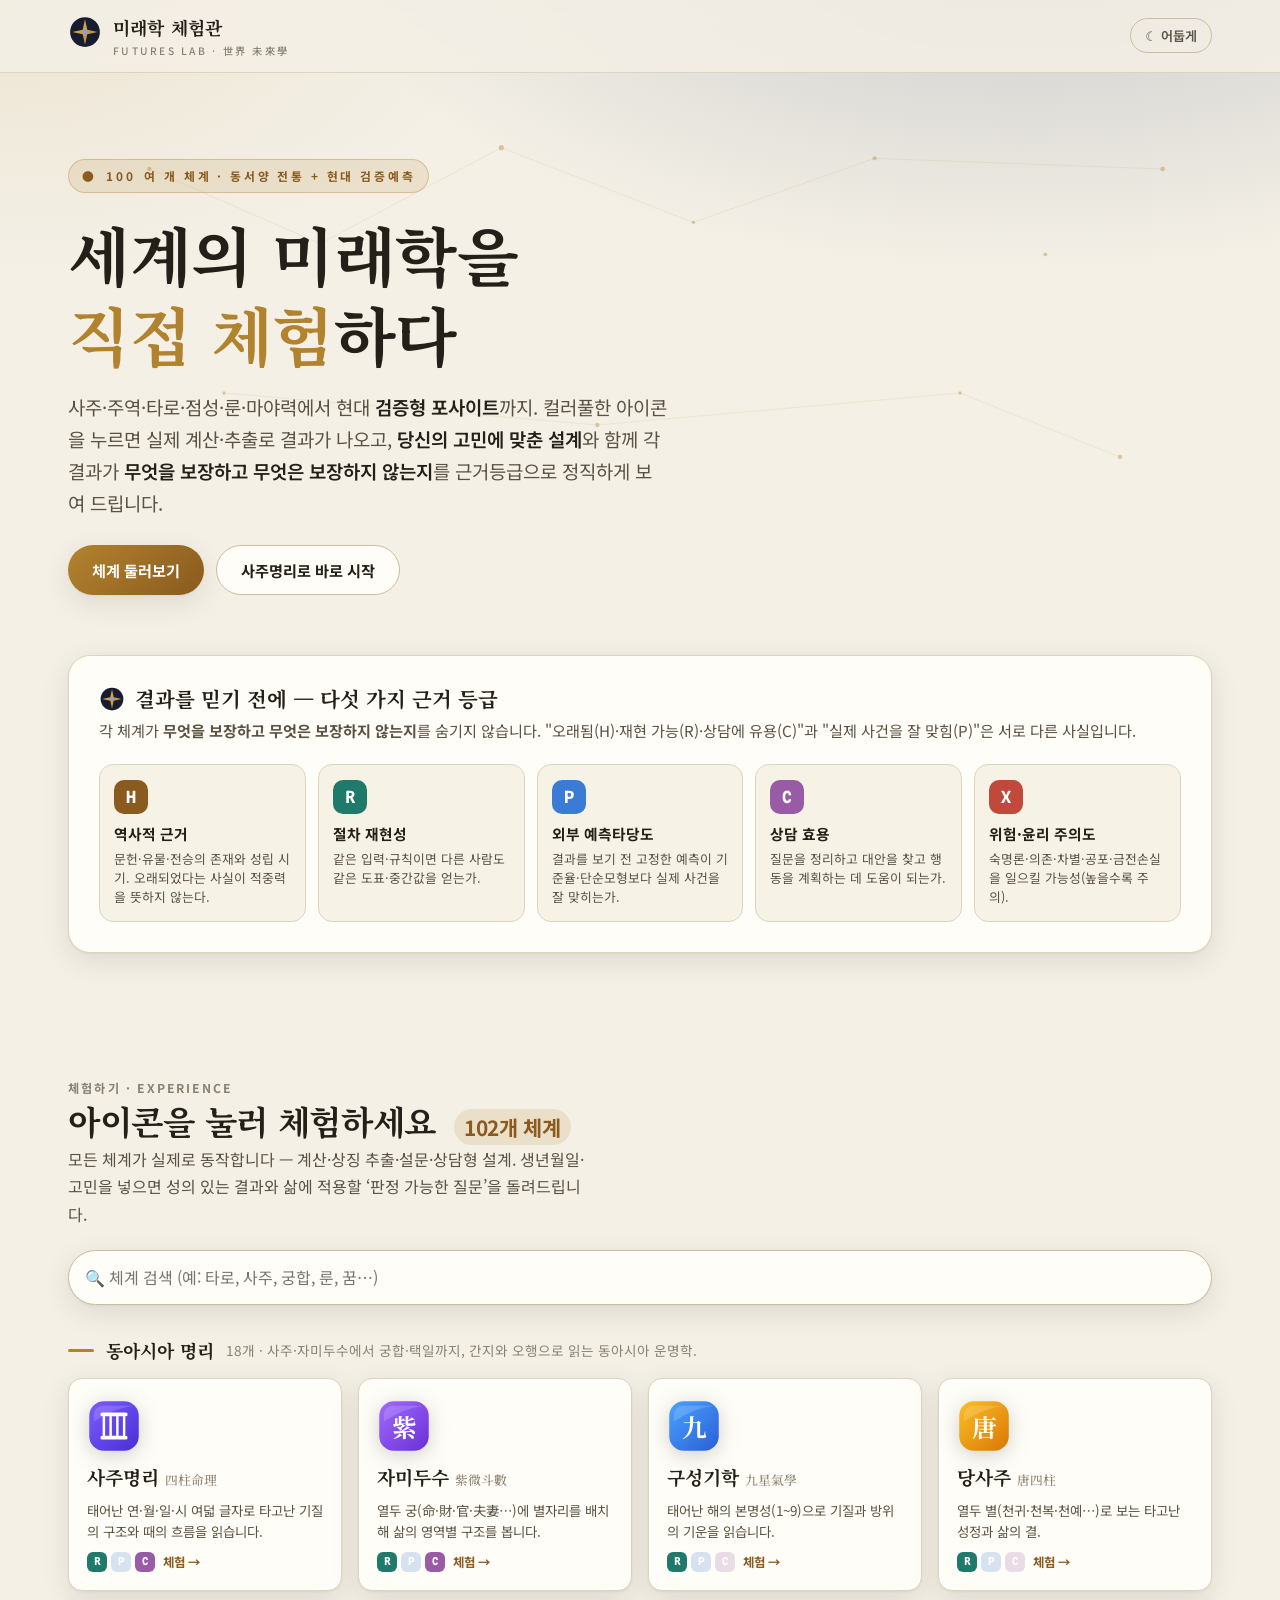
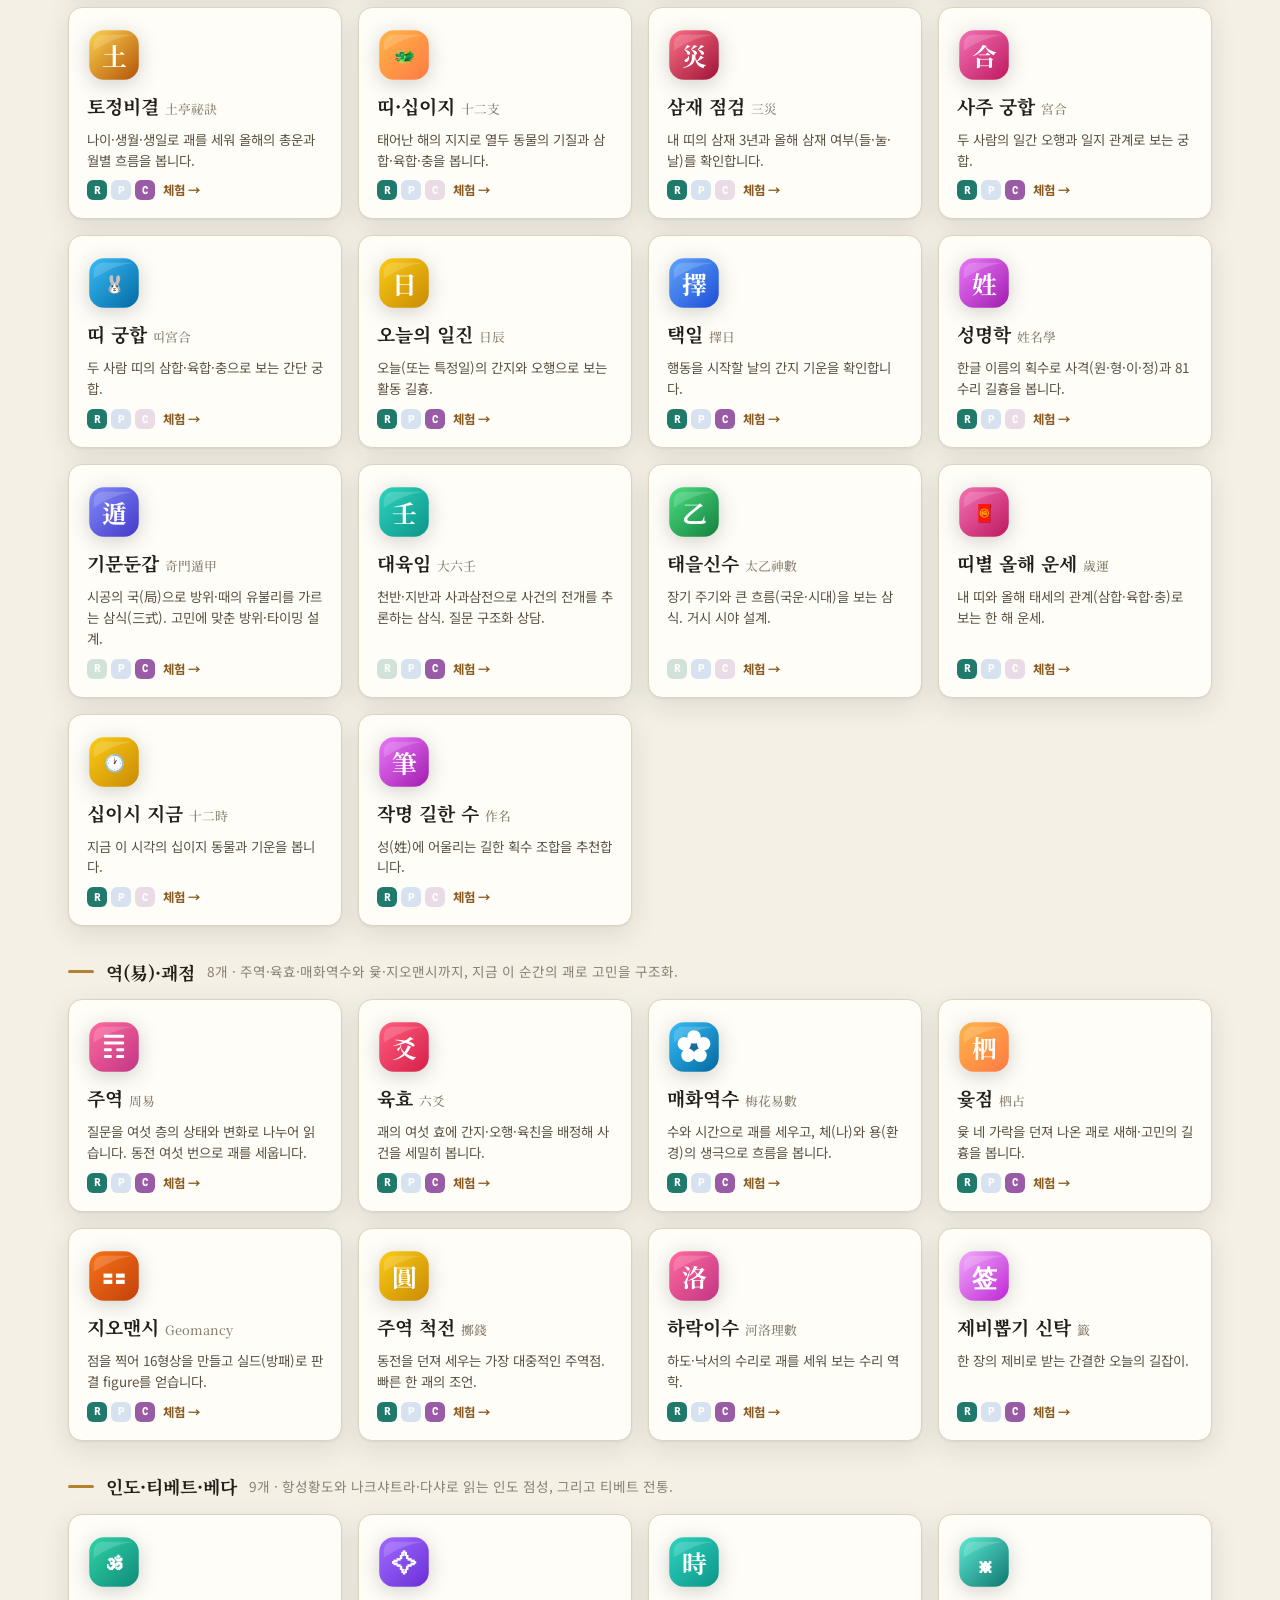
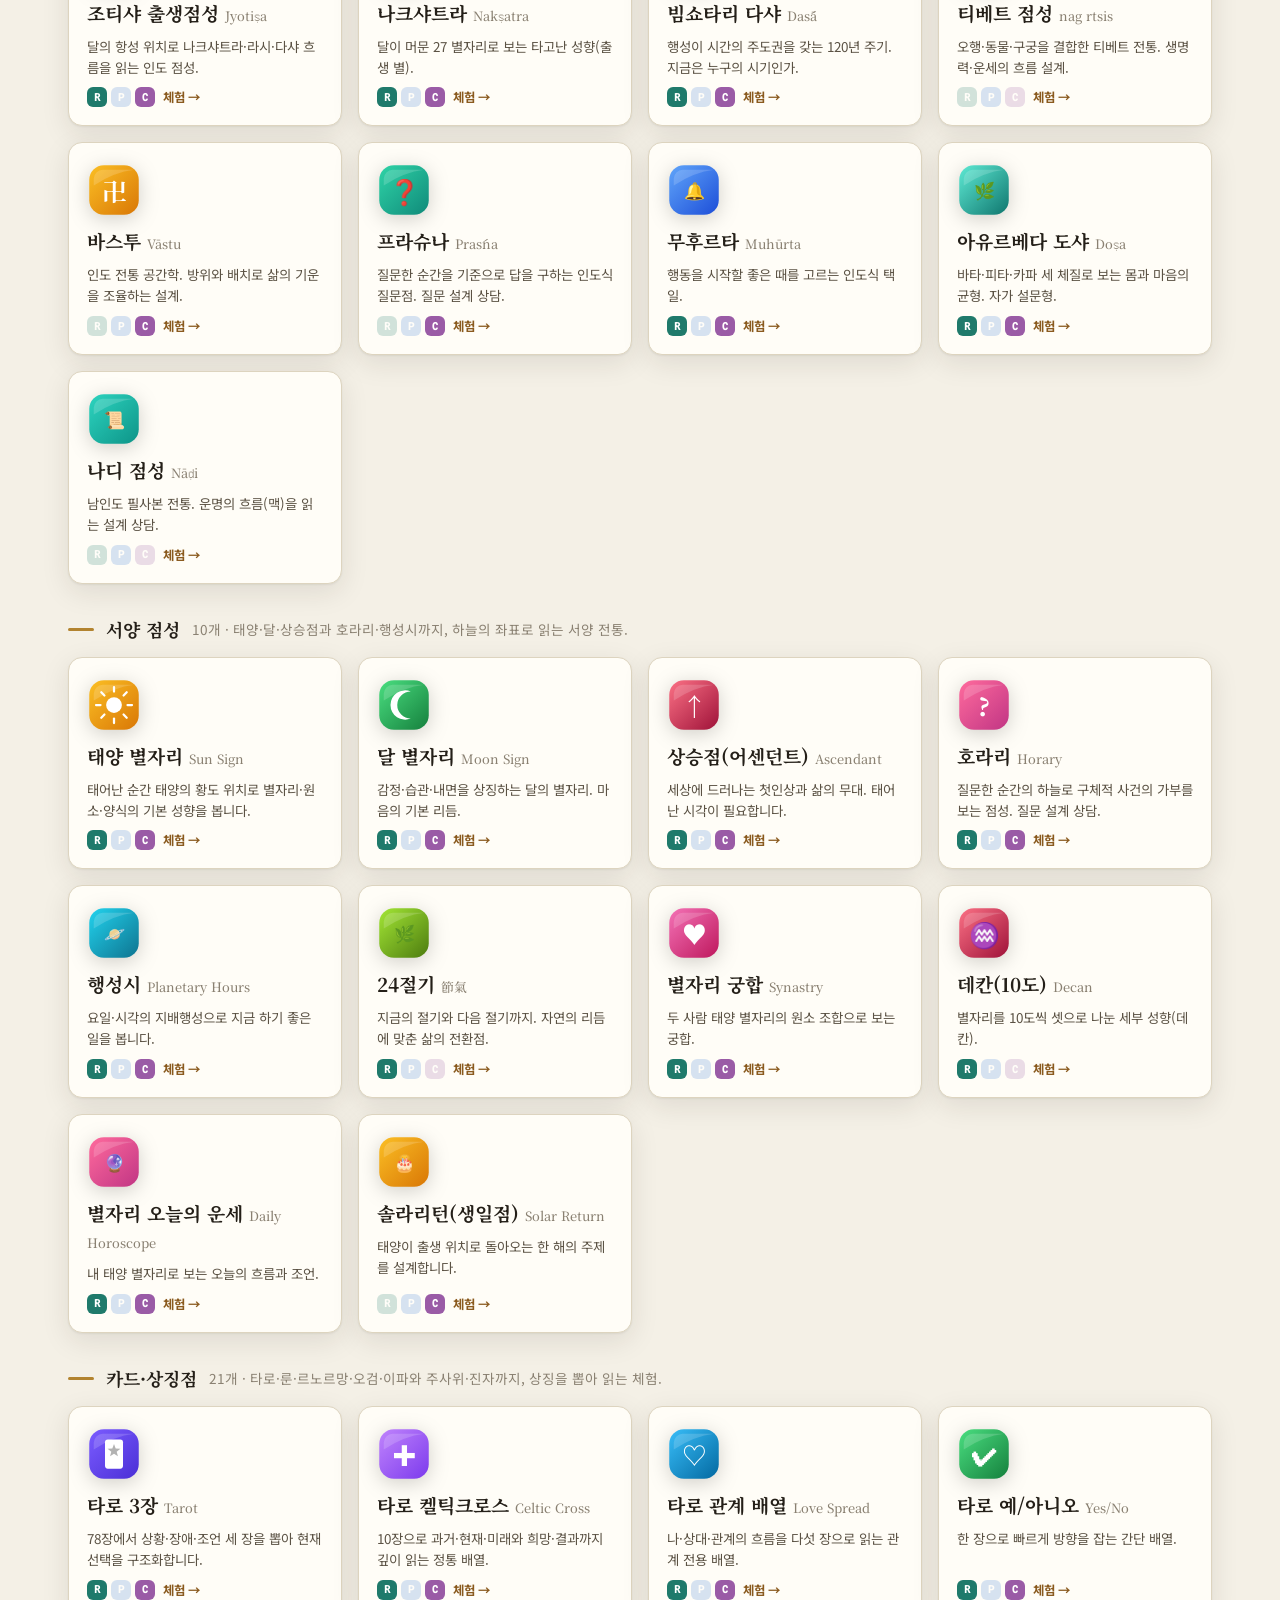
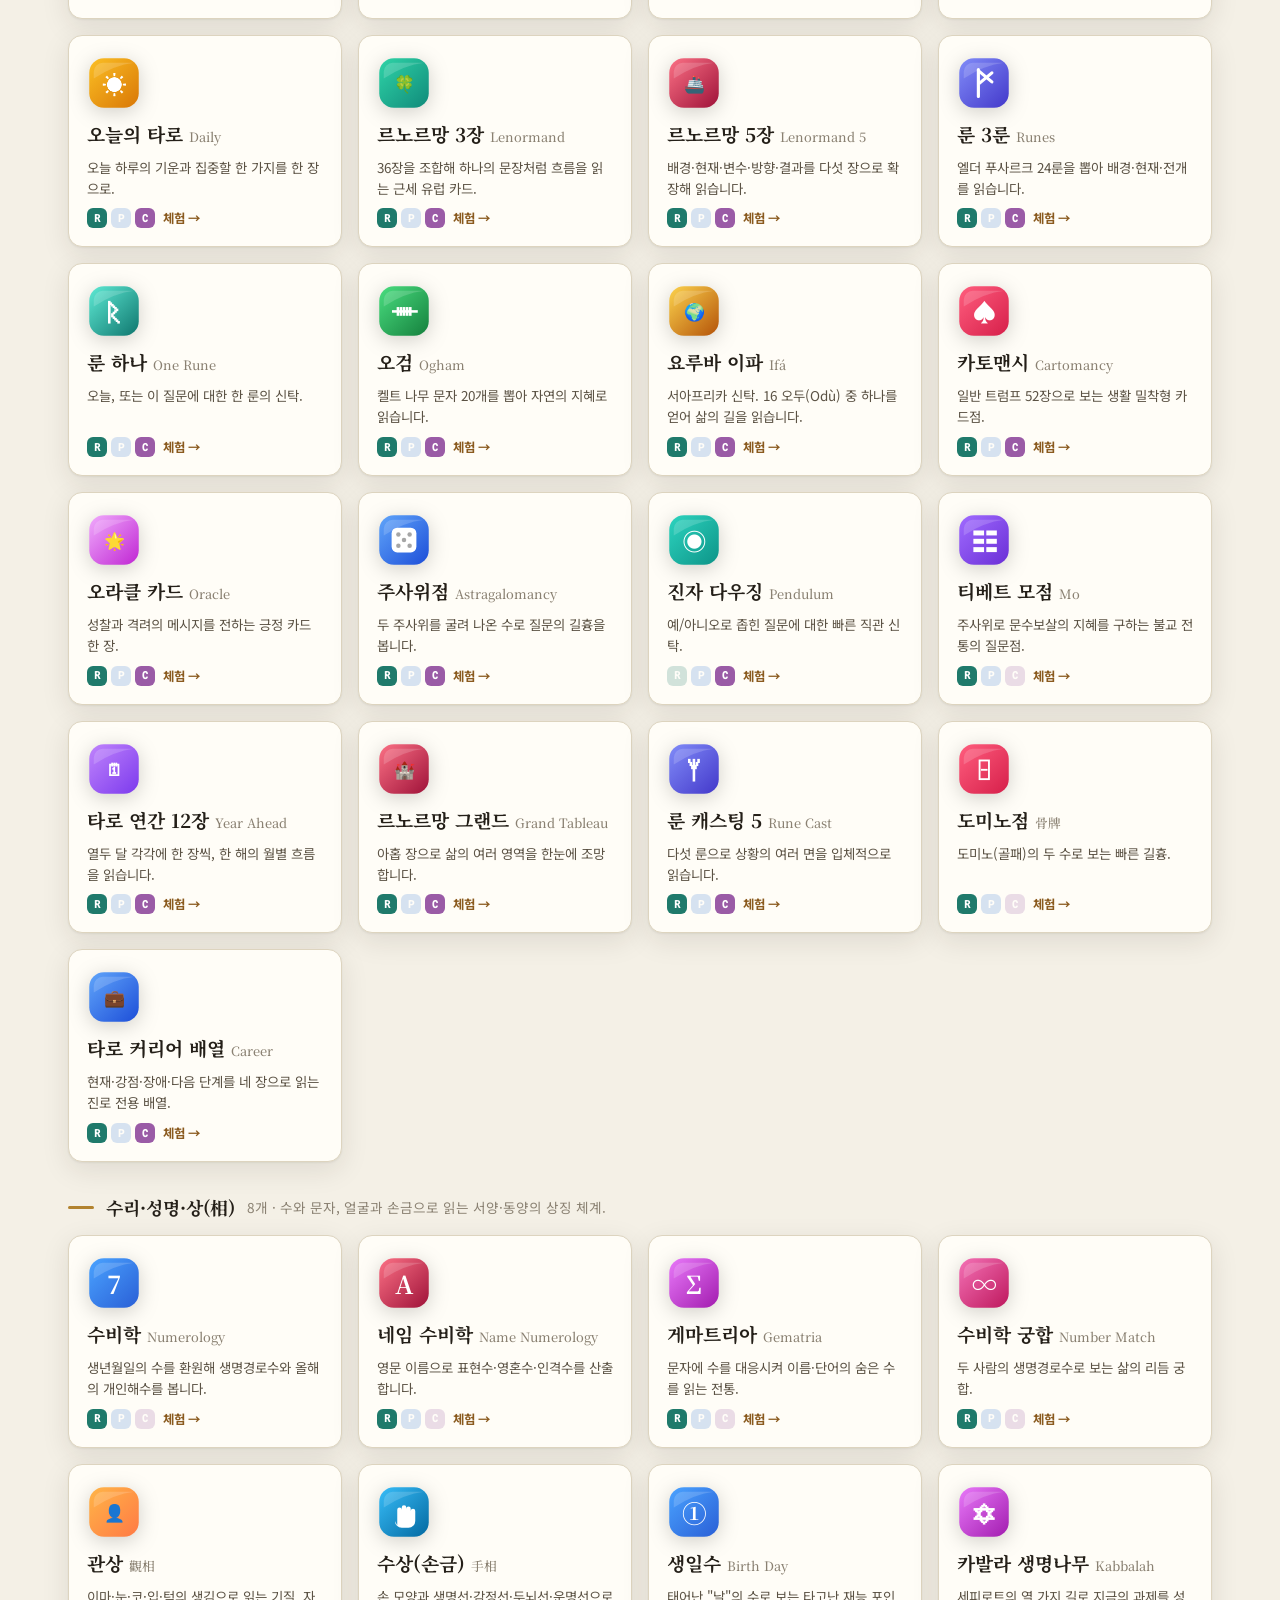
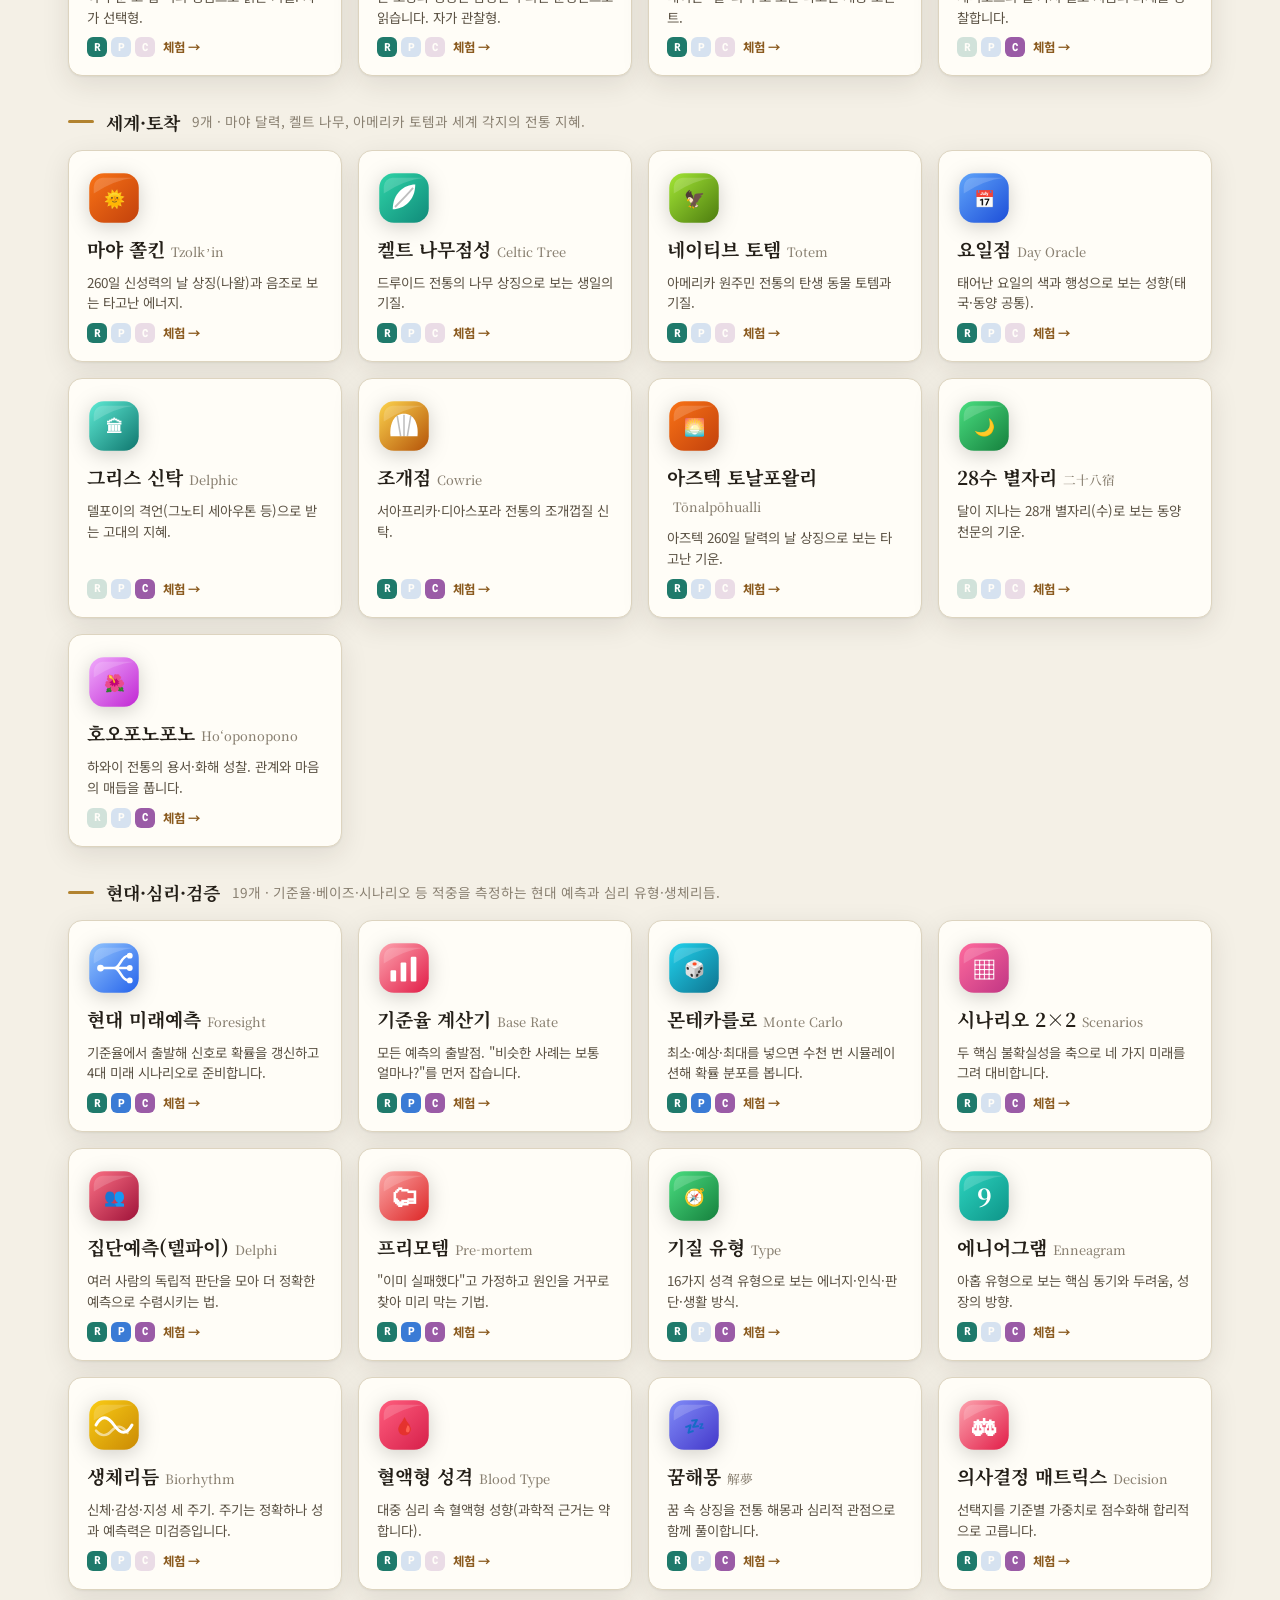
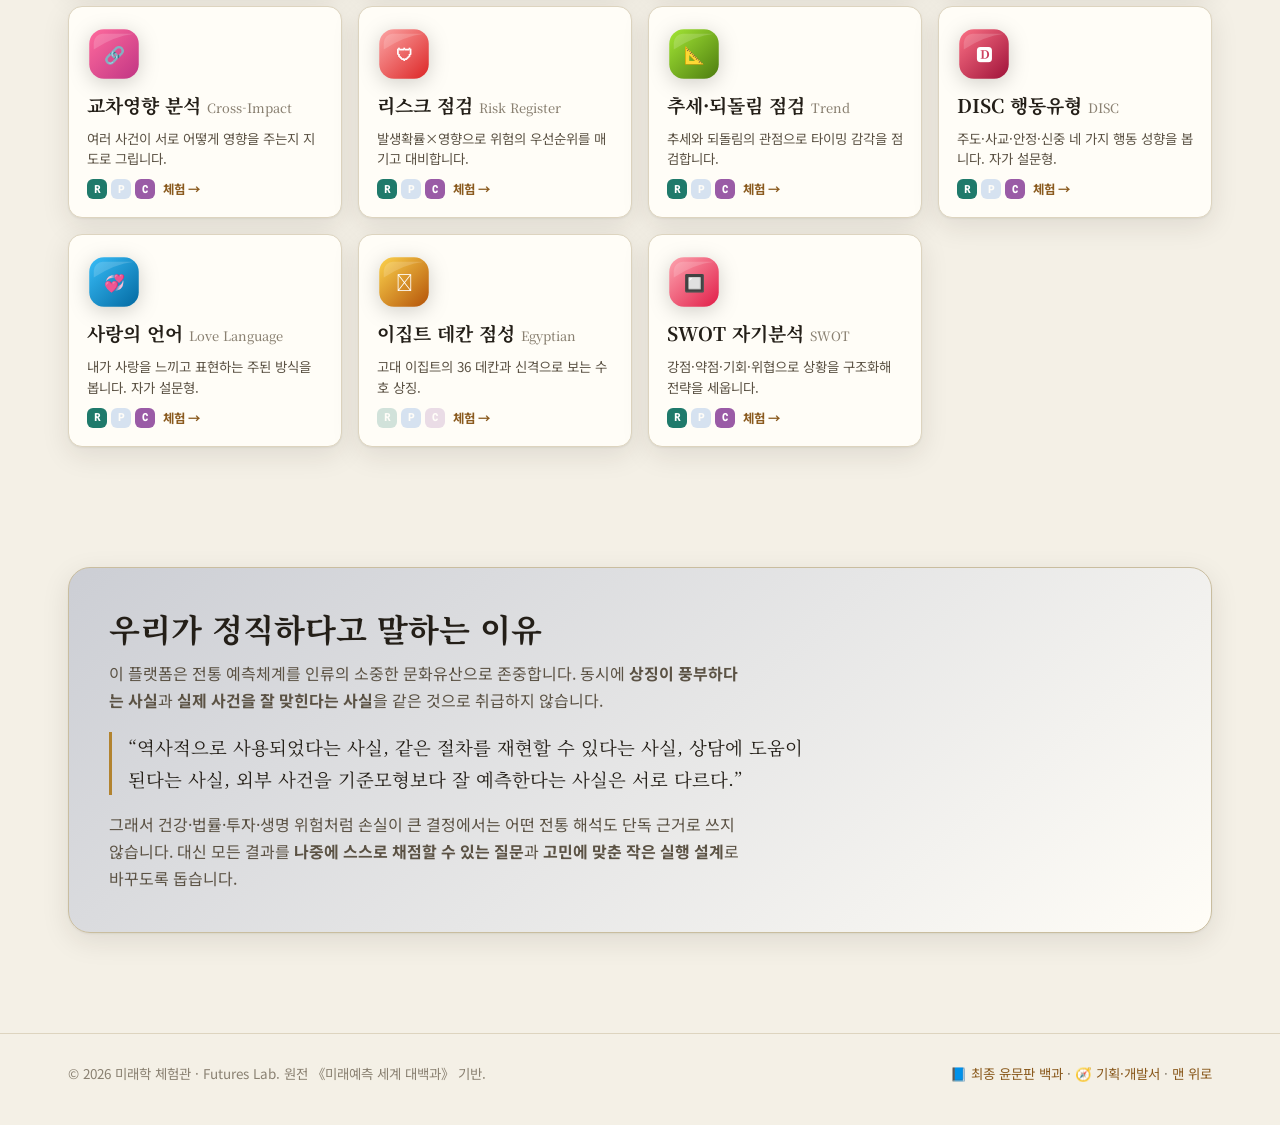
<file: index.html>
<!doctype html>
<html lang="ko">
<head>
  <meta charset="utf-8">
  <meta name="viewport" content="width=device-width, initial-scale=1, viewport-fit=cover">
  <title>미래학 체험관</title>
  <meta name="description" content="동서양 100여 개 전통 예측체계와 현대 검증형 미래예측을, 컬러풀한 아이콘과 근거등급으로 직접 체험하는 플랫폼.">
  <meta property="og:title" content="미래학 체험관 — Futures Lab">
  <meta property="og:description" content="사주·주역·타로·점성·룬·마야력에서 현대 포사이트까지 100여 체계. 아이콘을 눌러 직접 체험하고 고민에 맞는 설계를 받으세요.">
  <link rel="preconnect" href="https://fonts.googleapis.com"><link rel="preconnect" href="https://fonts.gstatic.com" crossorigin>
  <link rel="stylesheet" href="https://fonts.googleapis.com/css2?family=Noto+Sans+KR:wght@400;500;700;900&family=Noto+Serif+KR:wght@500;700;900&family=Spline+Sans+Mono:wght@500;700&display=swap">
  <link rel="stylesheet" href="assets/css/styles.css">
  <link rel="icon" href="data:image/svg+xml,%3Csvg xmlns='http://www.w3.org/2000/svg' viewBox='0 0 48 48'%3E%3Ccircle cx='24' cy='24' r='20' fill='%230e1222'/%3E%3Cpath d='M24 6 L27 21 L42 24 L27 27 L24 42 L21 27 L6 24 L21 21 Z' fill='%23e7b45a'/%3E%3C/svg%3E">
</head>
<body>
  <header class="topbar">
    <div class="wrap">
      <a href="#top" class="brand" style="text-decoration:none;color:inherit">
        <span id="brand-logo"></span>
        <span>미래학 체험관<small>FUTURES LAB · 世界 未來學</small></span>
      </a>
      <span class="spacer"></span>
      <button id="theme-toggle" class="ghost-btn" type="button">☾ 어둡게</button>
    </div>
  </header>

  <section class="hero" id="top">
    <svg class="constellation" viewBox="0 0 1200 500" preserveAspectRatio="xMidYMid slice" aria-hidden="true">
      <g fill="var(--accent)" opacity="0.8"><circle cx="140" cy="90" r="2"/><circle cx="300" cy="160" r="1.5"/><circle cx="470" cy="70" r="2.4"/><circle cx="650" cy="140" r="1.6"/><circle cx="820" cy="80" r="2"/><circle cx="980" cy="170" r="1.8"/><circle cx="1090" cy="90" r="2.2"/><circle cx="210" cy="300" r="1.6"/><circle cx="560" cy="330" r="2"/><circle cx="900" cy="300" r="1.6"/><circle cx="1050" cy="360" r="2"/></g>
      <g stroke="var(--accent)" stroke-width="0.6" opacity="0.35" fill="none"><path d="M140 90 L300 160 L470 70 L650 140 L820 80 L1090 90"/><path d="M210 300 L560 330 L900 300 L1050 360"/></g>
    </svg>
    <div class="wrap">
      <span class="eyebrow">● <span id="hero-count">100</span>여 개 체계 · 동서양 전통 + 현대 검증예측</span>
      <h1>세계의 미래학을<br><span class="hl">직접 체험</span>하다</h1>
      <p class="lede">사주·주역·타로·점성·룬·마야력에서 현대 <b>검증형 포사이트</b>까지.
        컬러풀한 아이콘을 누르면 실제 계산·추출로 결과가 나오고, <b>당신의 고민에 맞춘 설계</b>와 함께
        각 결과가 <b>무엇을 보장하고 무엇은 보장하지 않는지</b>를 근거등급으로 정직하게 보여 드립니다.</p>
      <div class="hero-cta">
        <button id="cta-start" class="btn primary" type="button">체계 둘러보기</button>
        <button id="cta-saju" class="btn secondary" type="button">사주명리로 바로 시작</button>
      </div>
    </div>
  </section>

  <section class="section" style="padding-top:8px">
    <div class="wrap"><div class="evidence-legend" id="evidence-legend"></div></div>
  </section>

  <section class="section" id="experiences">
    <div class="wrap">
      <div class="section-head">
        <div>
          <span class="tag">체험하기 · Experience</span>
          <h2>아이콘을 눌러 체험하세요 <span class="count-pill"><b id="sys-count">100</b>개 체계</span></h2>
          <p>모든 체계가 실제로 동작합니다 — 계산·상징 추출·설문·상담형 설계. 생년월일·고민을 넣으면 성의 있는 결과와 삶에 적용할 ‘판정 가능한 질문’을 돌려드립니다.</p>
        </div>
      </div>
      <div class="search-bar"><input id="sys-search" type="search" placeholder="🔍 체계 검색 (예: 타로, 사주, 궁합, 룬, 꿈…)" aria-label="체계 검색"></div>
      <div id="experience-grid"></div>
    </div>
  </section>

  <section class="section">
    <div class="wrap">
      <div class="manifesto">
        <h2>우리가 정직하다고 말하는 이유</h2>
        <p>이 플랫폼은 전통 예측체계를 인류의 소중한 문화유산으로 존중합니다. 동시에 <b>상징이 풍부하다는 사실</b>과 <b>실제 사건을 잘 맞힌다는 사실</b>을 같은 것으로 취급하지 않습니다.</p>
        <p class="quote">“역사적으로 사용되었다는 사실, 같은 절차를 재현할 수 있다는 사실, 상담에 도움이 된다는 사실, 외부 사건을 기준모형보다 잘 예측한다는 사실은 서로 다르다.”</p>
        <p style="margin-top:16px">그래서 건강·법률·투자·생명 위험처럼 손실이 큰 결정에서는 어떤 전통 해석도 단독 근거로 쓰지 않습니다. 대신 모든 결과를 <b>나중에 스스로 채점할 수 있는 질문</b>과 <b>고민에 맞춘 작은 실행 설계</b>로 바꾸도록 돕습니다.</p>
      </div>
    </div>
  </section>

  <footer>
    <div class="wrap">
      <div>© 2026 미래학 체험관 · Futures Lab. 원전 《미래예측 세계 대백과》 기반.</div>
      <div><a href="docs/final-encyclopedia.html">📘 최종 윤문판 백과</a> · <a href="docs/plan.html">🧭 기획·개발서</a> · <a href="#top">맨 위로</a></div>
    </div>
  </footer>

  <div class="modal" id="modal" hidden><div class="panel" id="panel" role="dialog" aria-modal="true"></div></div>
  <div class="toast" id="toast"></div>

  <!-- 엔진·데이터 (의존성 순서) -->
  <script src="assets/js/engines/astro.js"></script>
  <script src="assets/js/data/hexagrams.js"></script>
  <script src="assets/js/data/tarot-data.js"></script>
  <script src="assets/js/data/runes-data.js"></script>
  <script src="assets/js/data/lenormand-data.js"></script>
  <script src="assets/js/data/oracle-data.js"></script>
  <script src="assets/js/data/profiles-data.js"></script>
  <script src="assets/js/data/guided-data.js"></script>
  <script src="assets/js/data/dream-data.js"></script>
  <script src="assets/js/engines/saju.js"></script>
  <script src="assets/js/engines/iching.js"></script>
  <script src="assets/js/engines/plum.js"></script>
  <script src="assets/js/engines/western.js"></script>
  <script src="assets/js/engines/numerology.js"></script>
  <script src="assets/js/engines/biorhythm.js"></script>
  <script src="assets/js/engines/zodiac.js"></script>
  <script src="assets/js/engines/foresight.js"></script>
  <script src="assets/js/engines/cards.js"></script>
  <script src="assets/js/engines/vedic.js"></script>
  <script src="assets/js/engines/mayan.js"></script>
  <script src="assets/js/engines/celtic.js"></script>
  <script src="assets/js/engines/chrono.js"></script>
  <script src="assets/js/engines/naming.js"></script>
  <script src="assets/js/engines/oracle.js"></script>
  <script src="assets/js/engines/profile.js"></script>
  <script src="assets/js/engines/guided.js"></script>
  <script src="assets/js/engines/relationship.js"></script>
  <script src="assets/js/engines/ziwei.js"></script>
  <script src="assets/js/engines/toe.js"></script>
  <script src="assets/js/engines/consult.js"></script>
  <script src="assets/js/icons.js"></script>
  <script src="assets/js/evidence.js"></script>
  <script src="assets/js/systems.js"></script>
  <script src="assets/js/visuals.js"></script>
  <script src="assets/js/readings.js"></script>
  <script src="assets/js/app.js"></script>
</body>
</html>
</file>
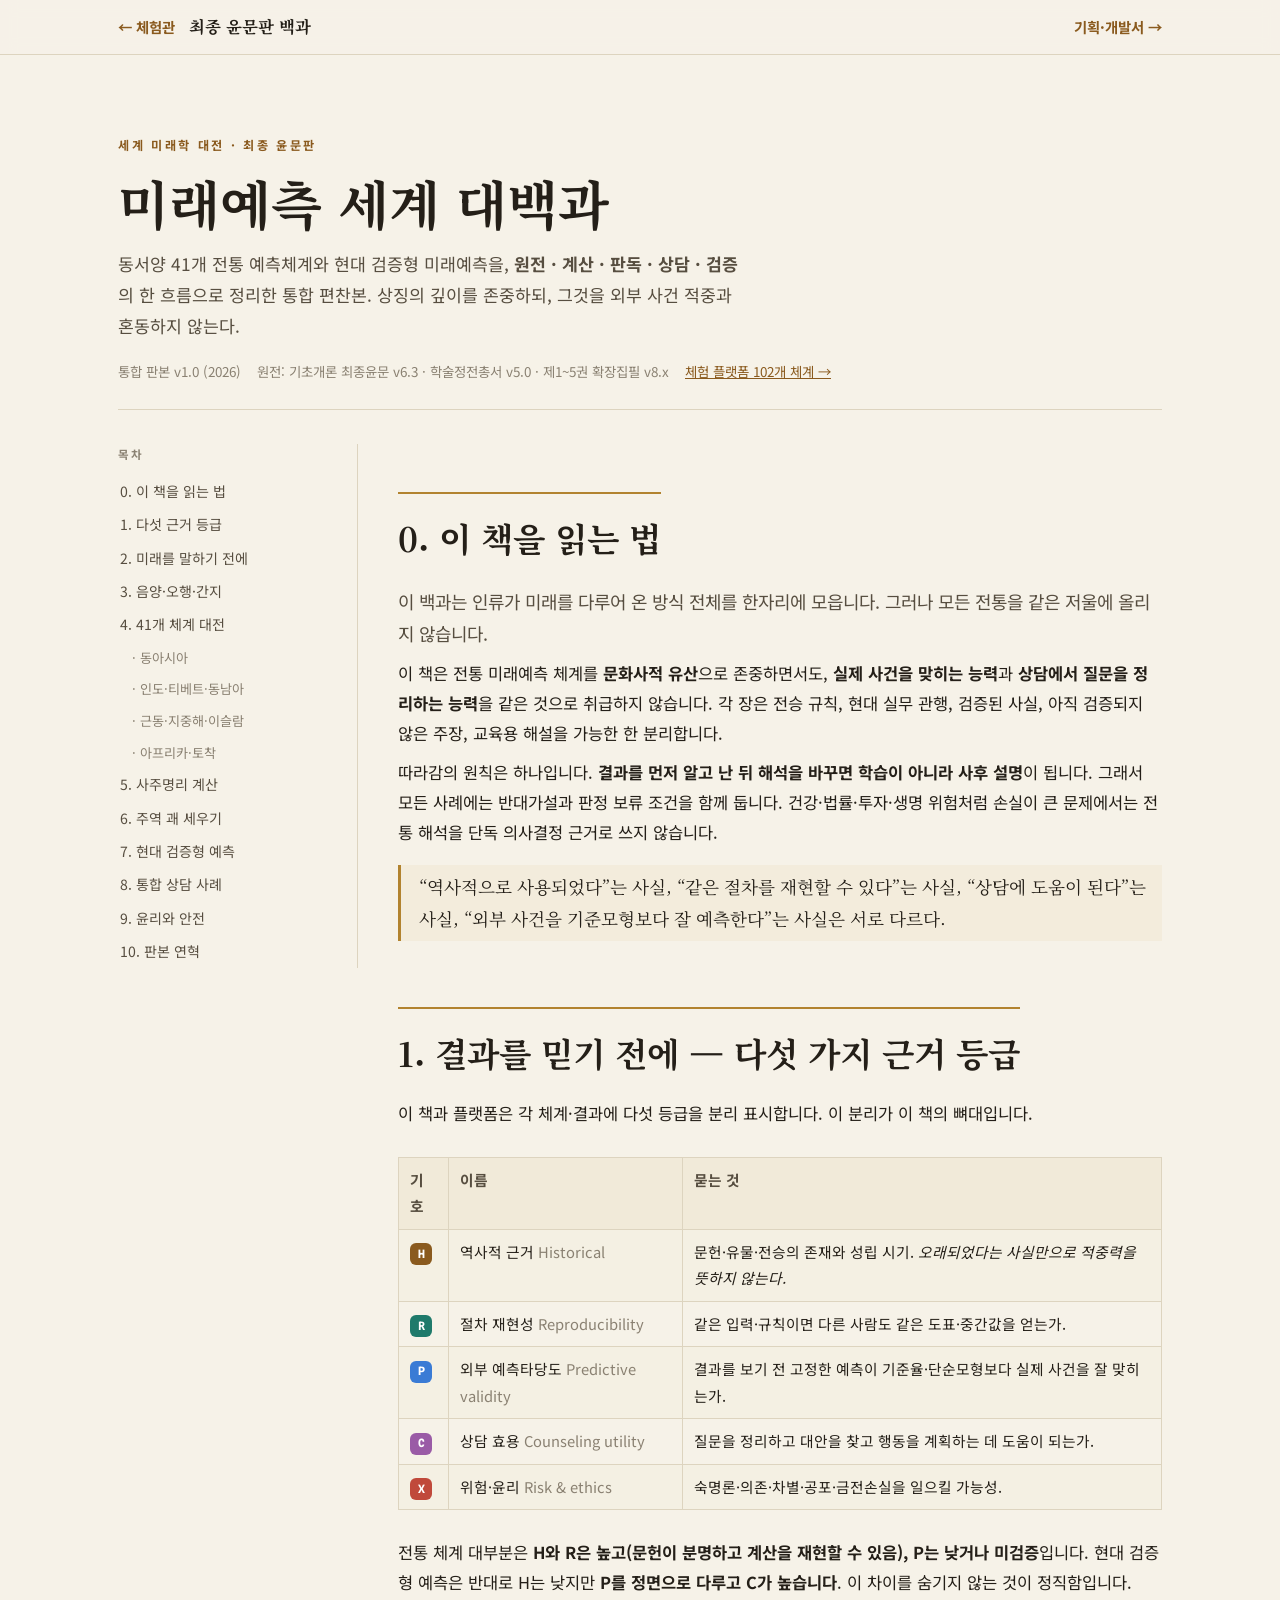
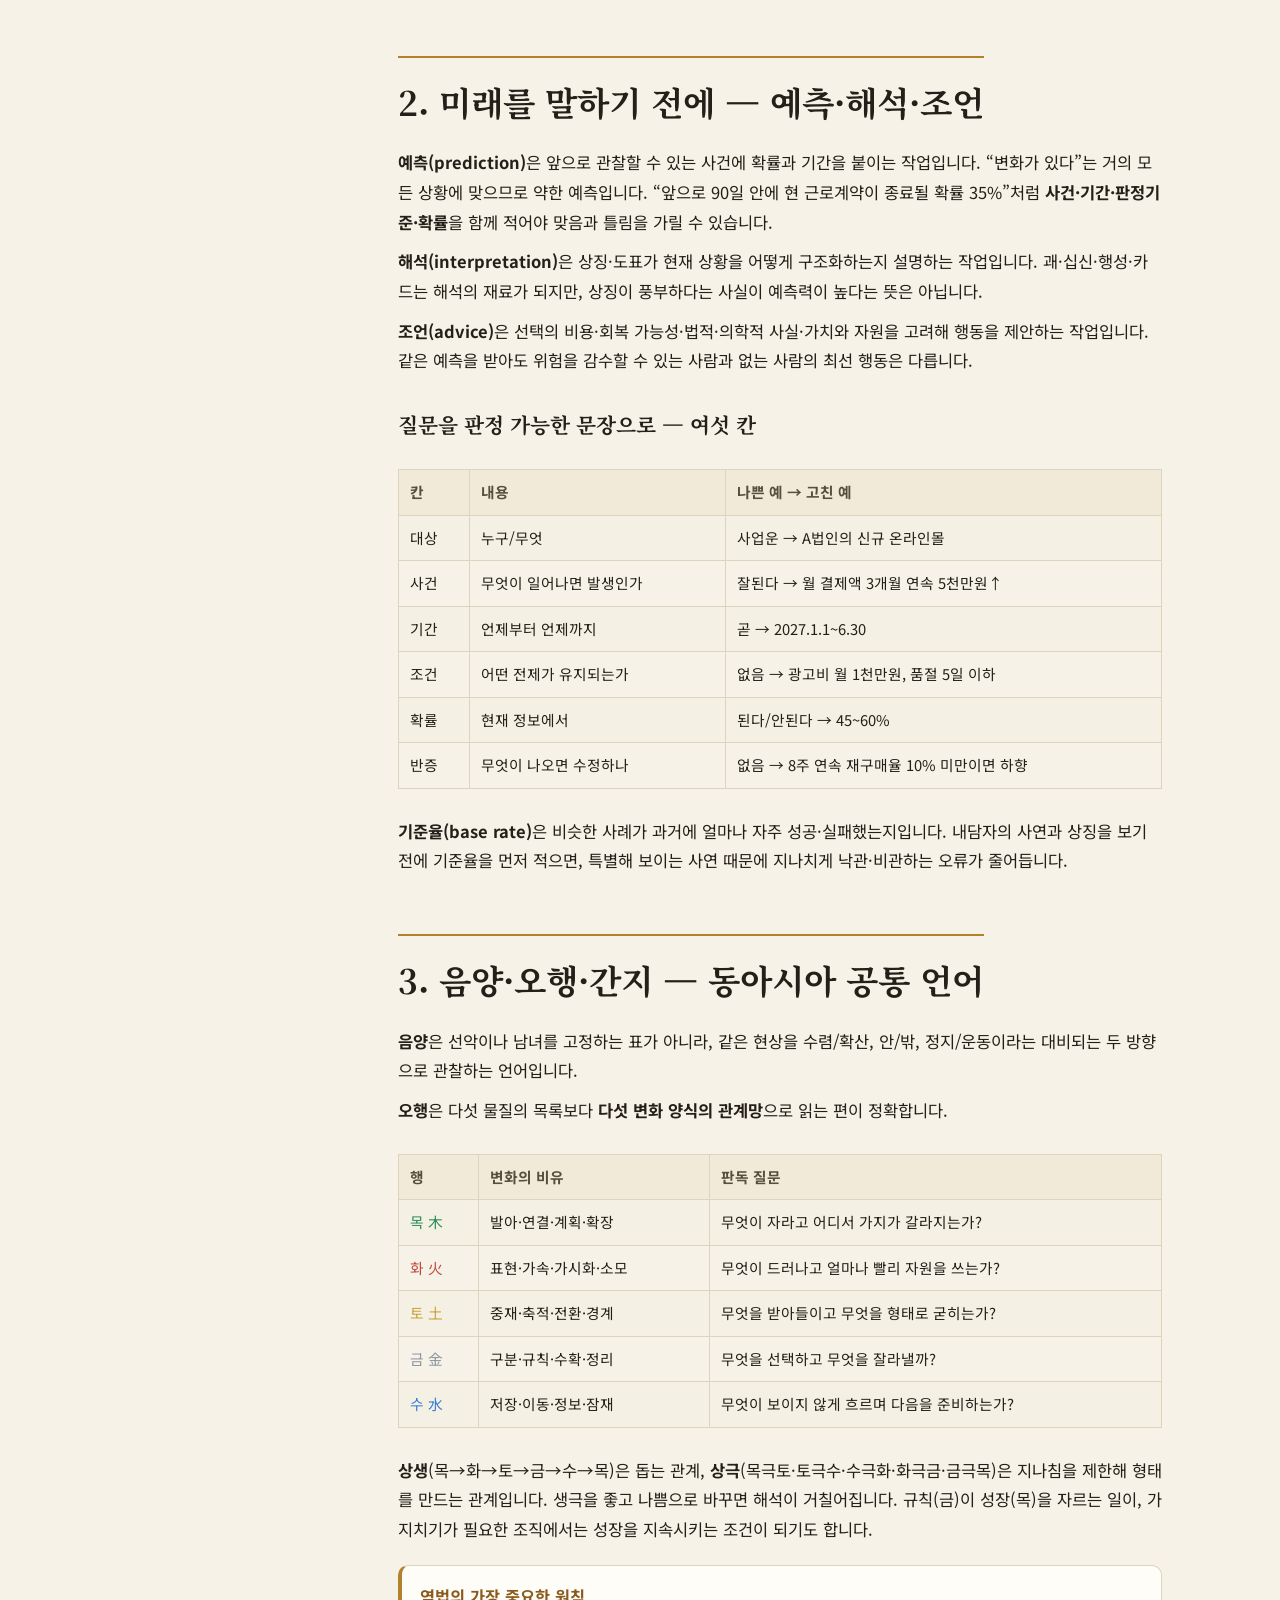
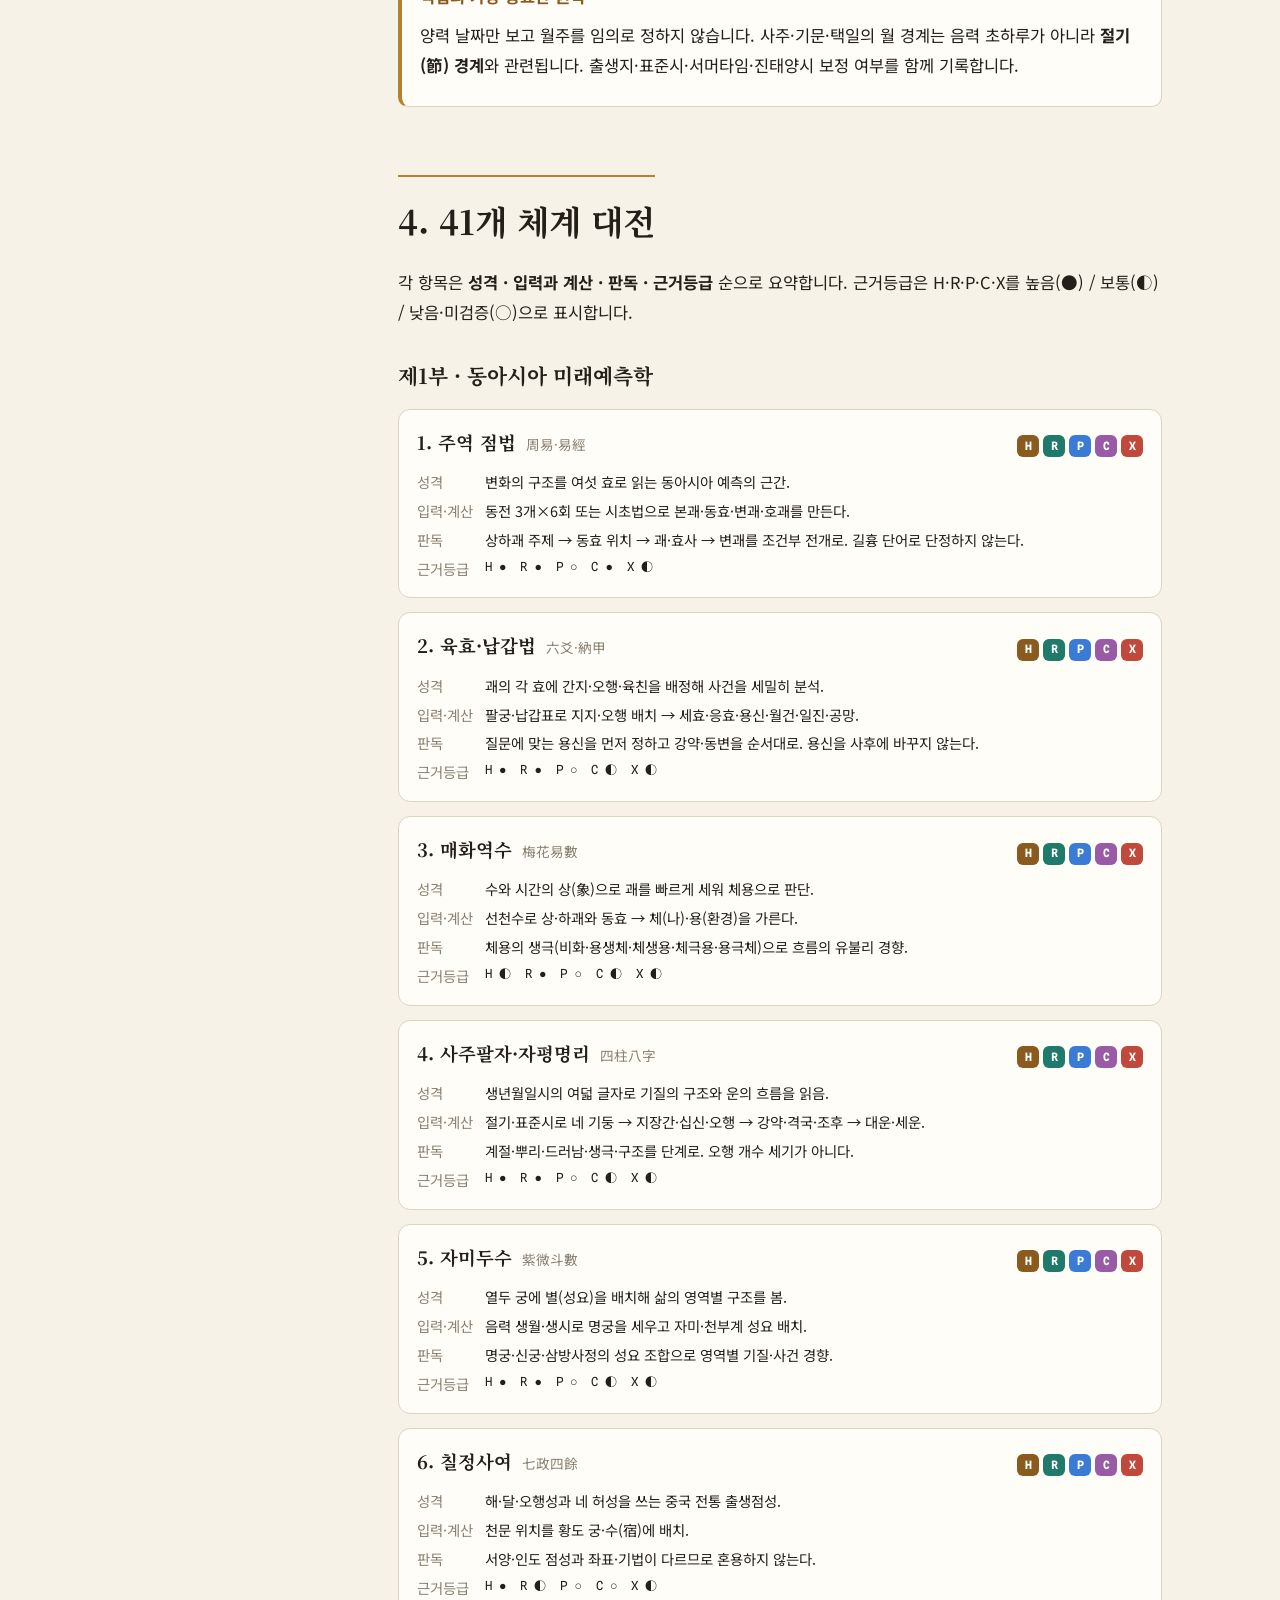
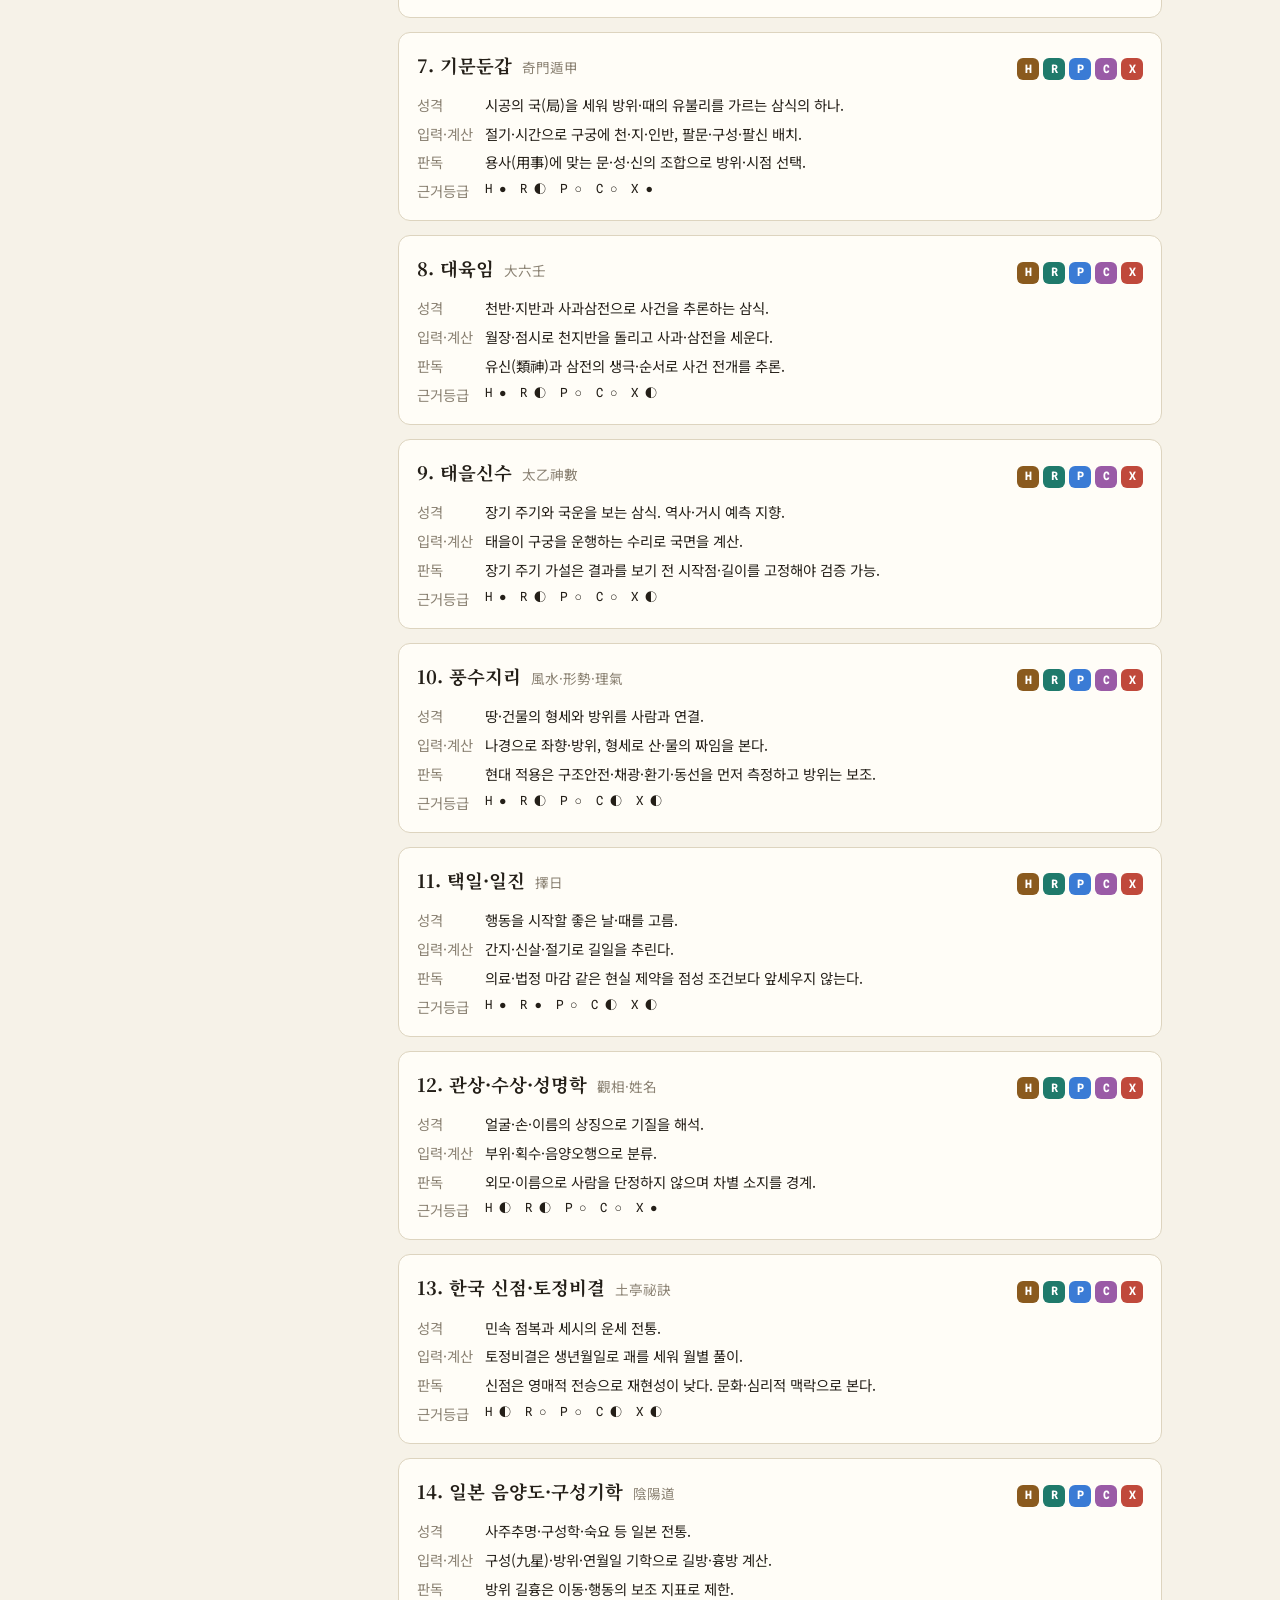
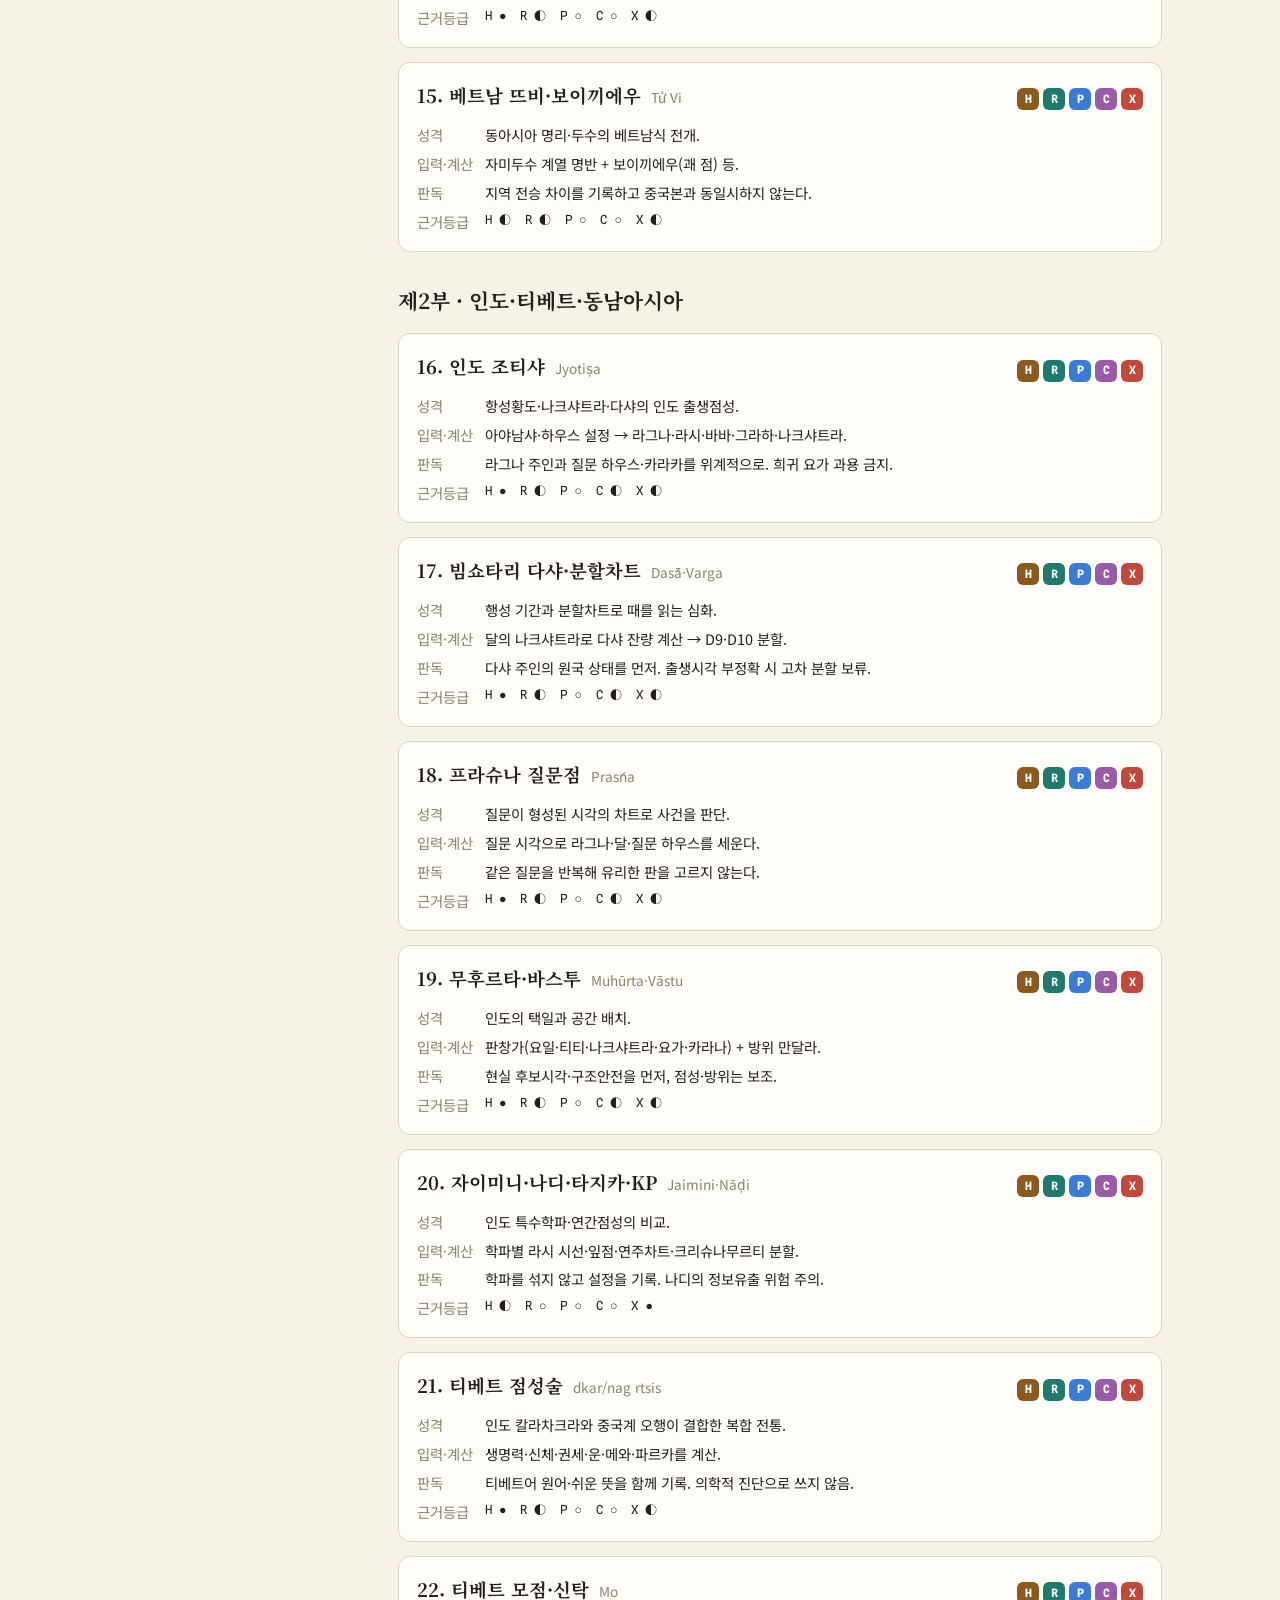
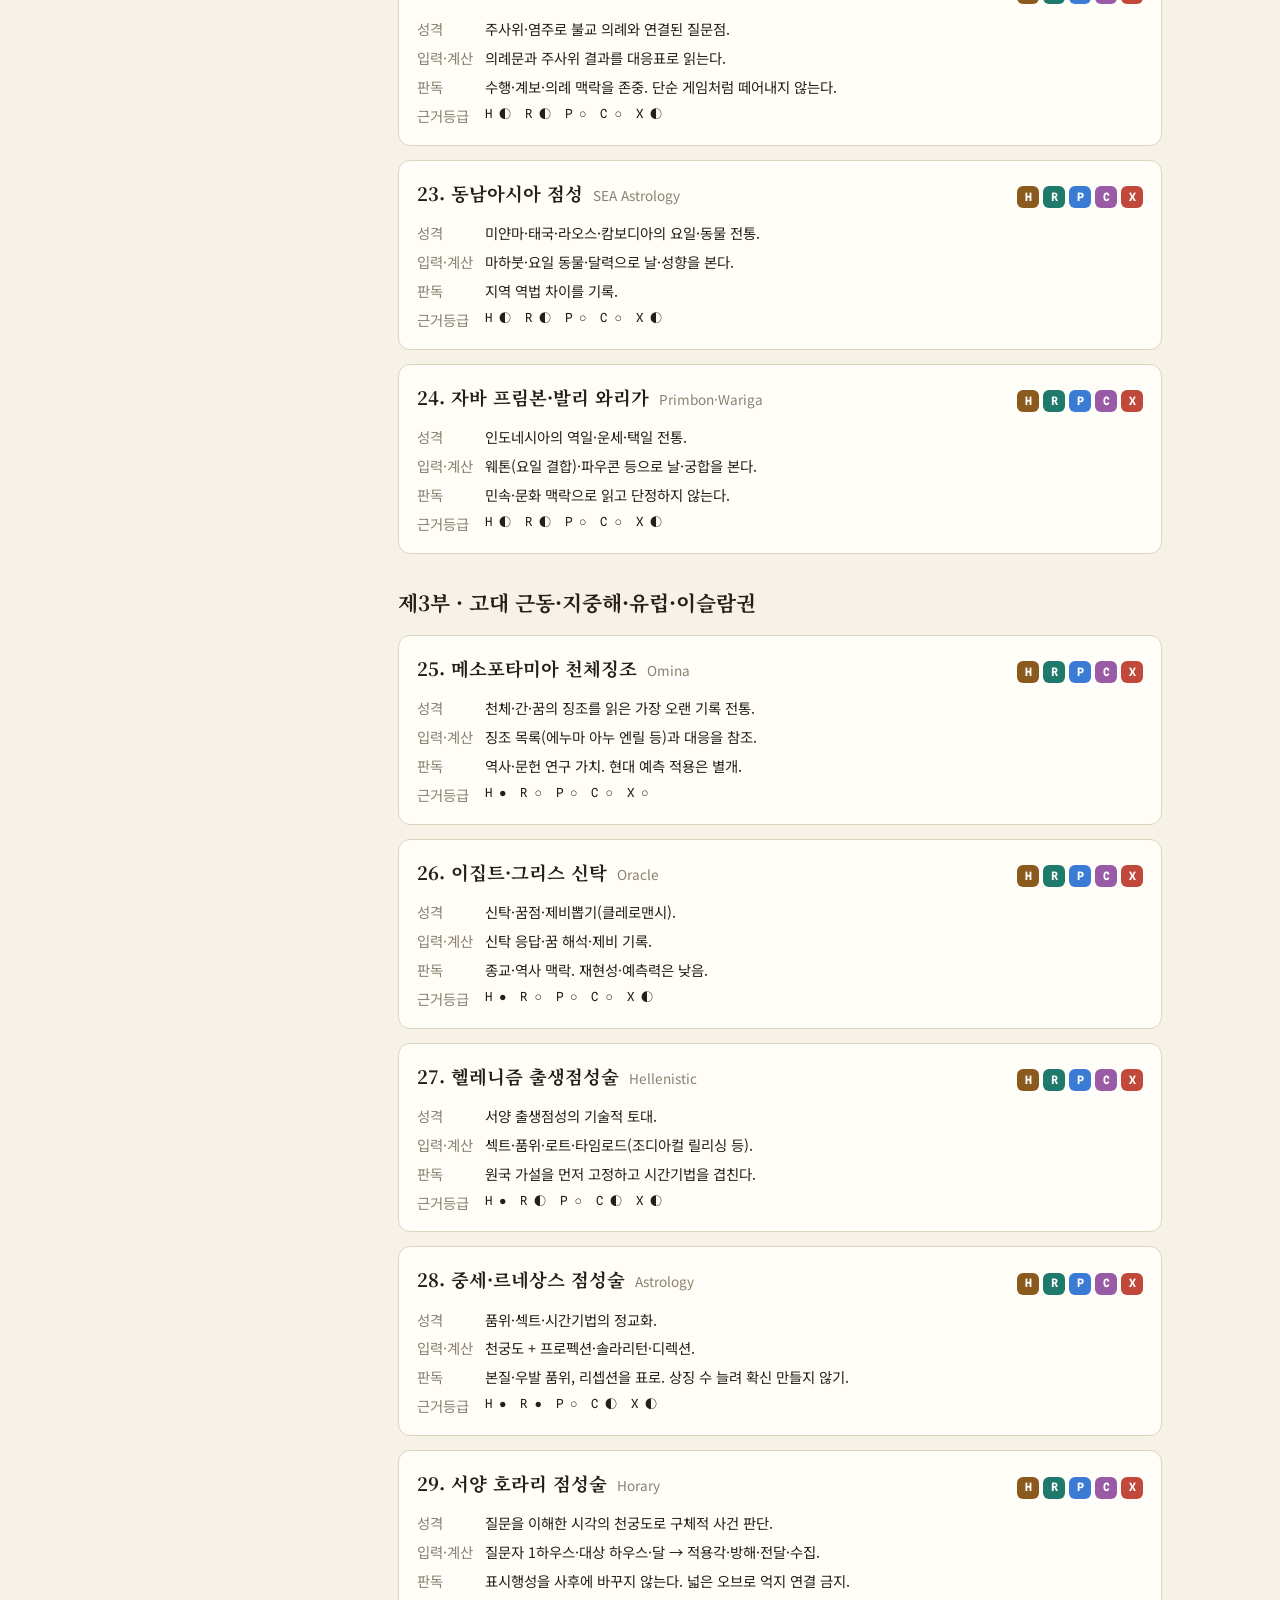
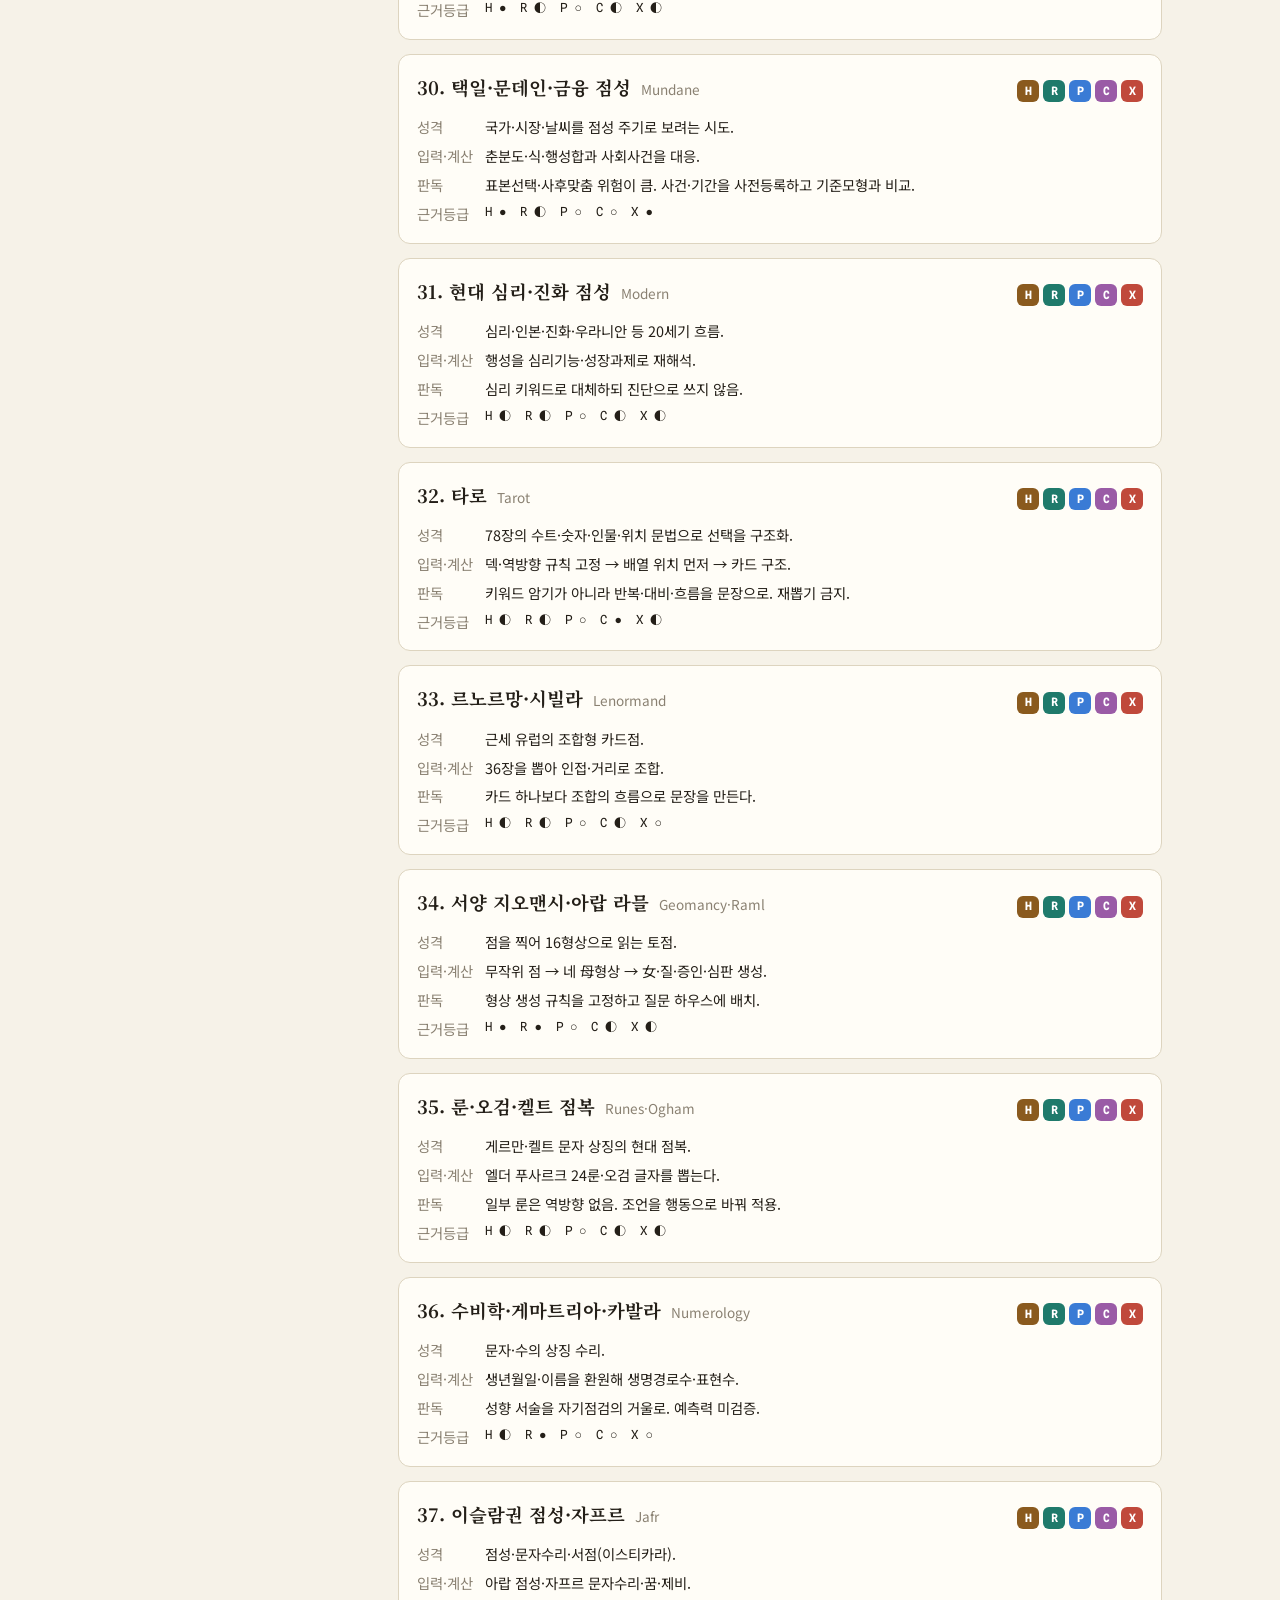
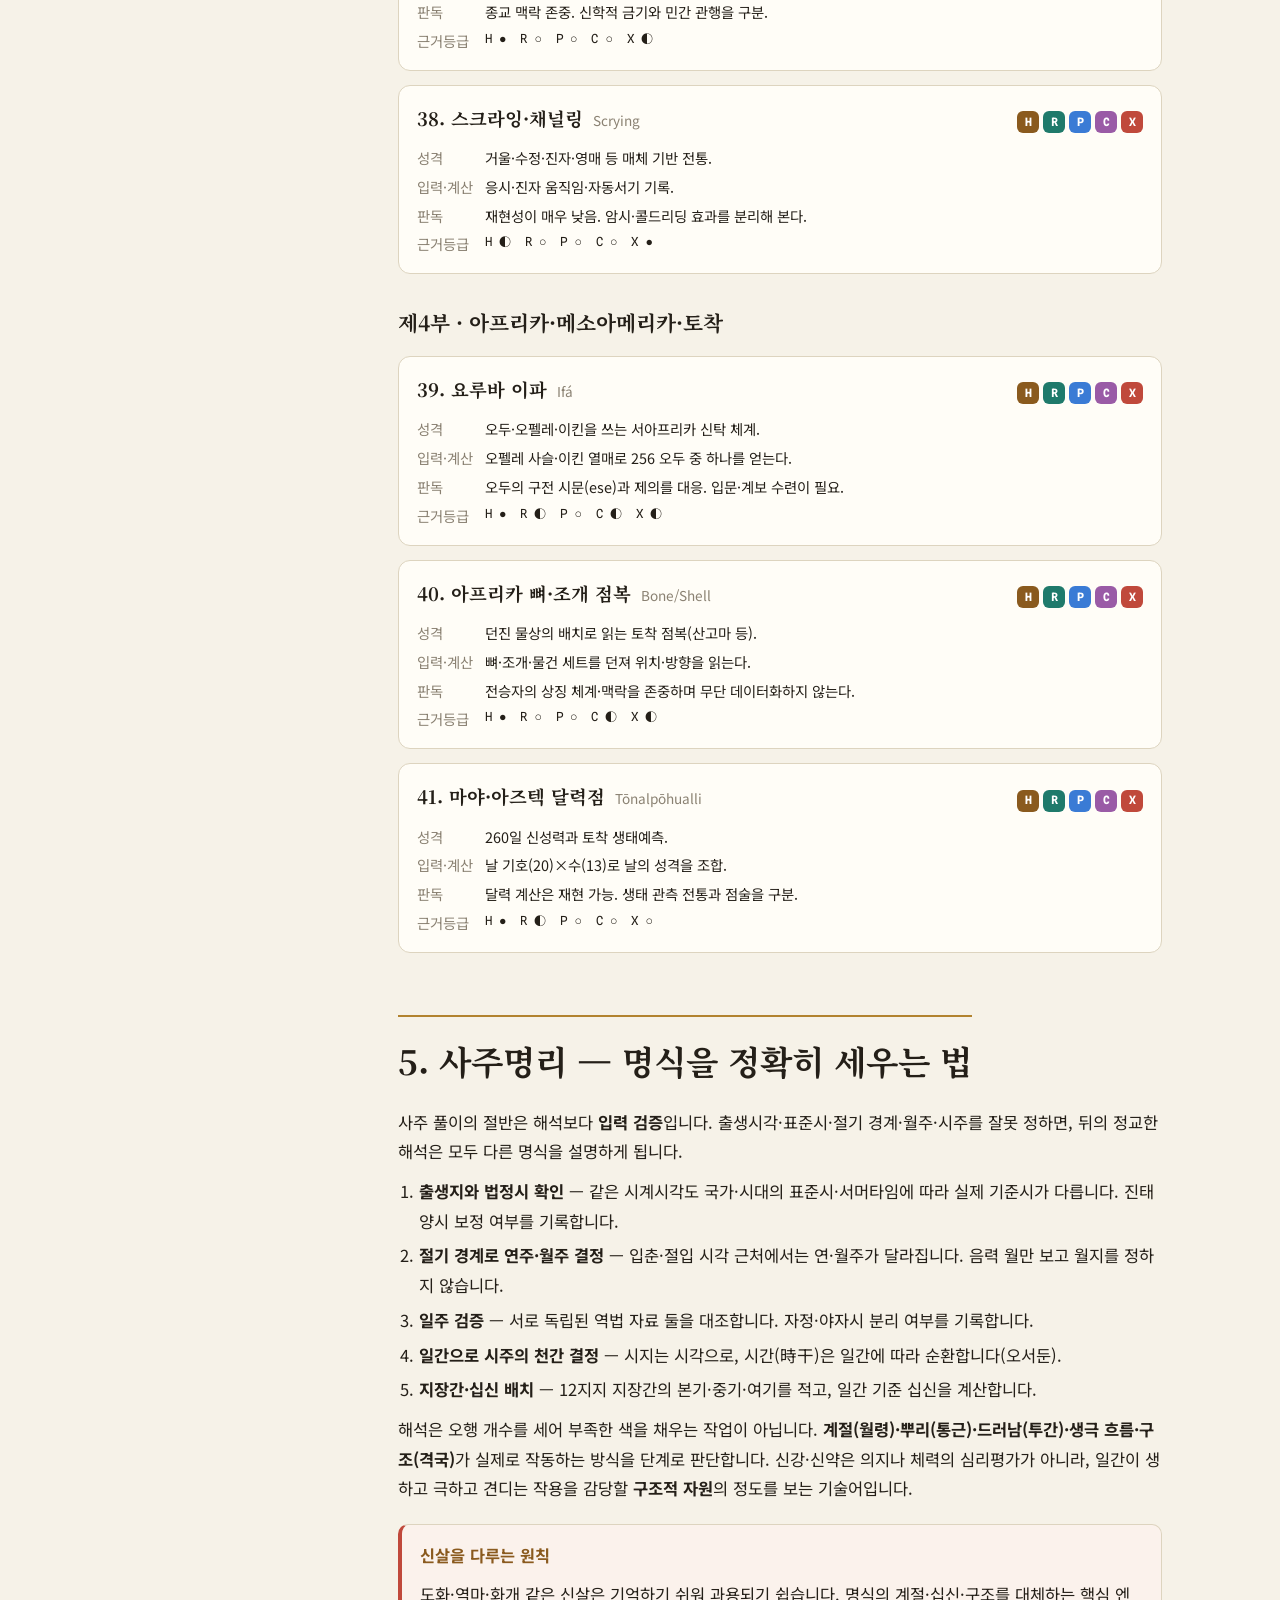
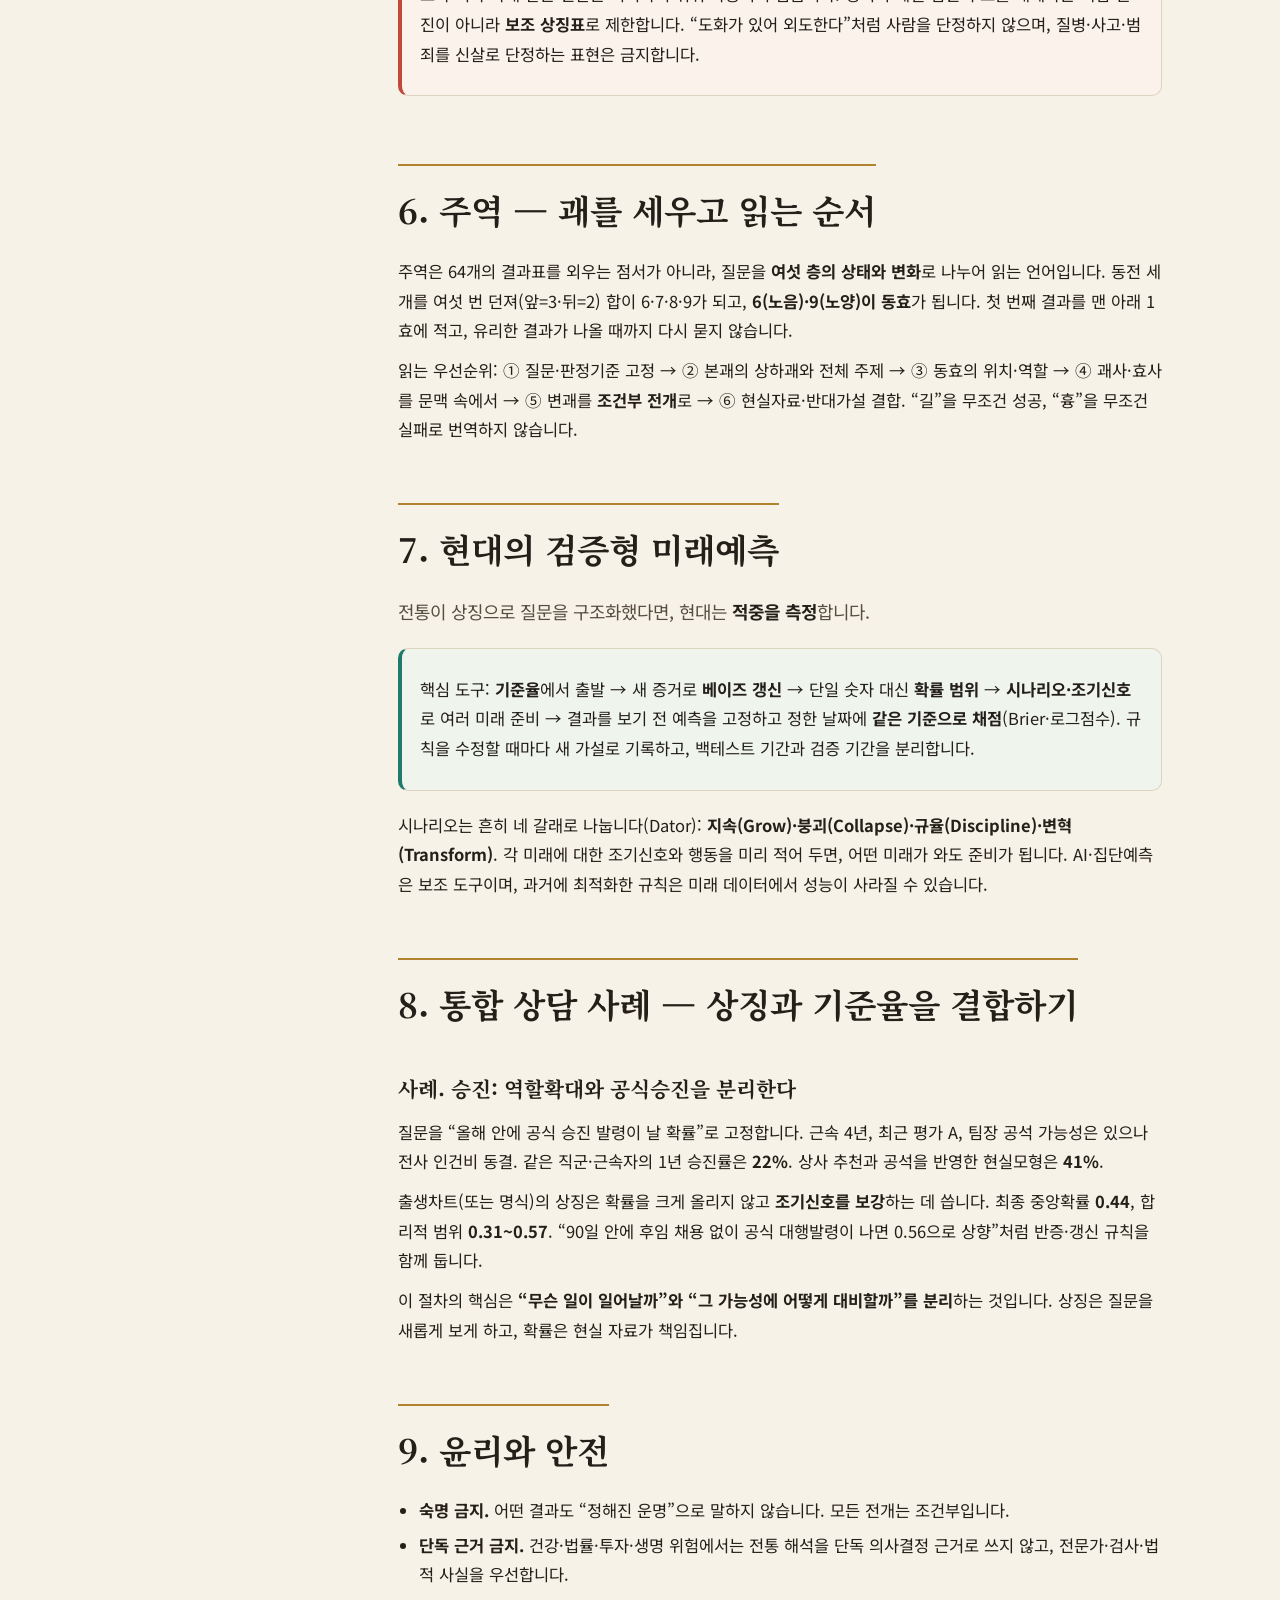
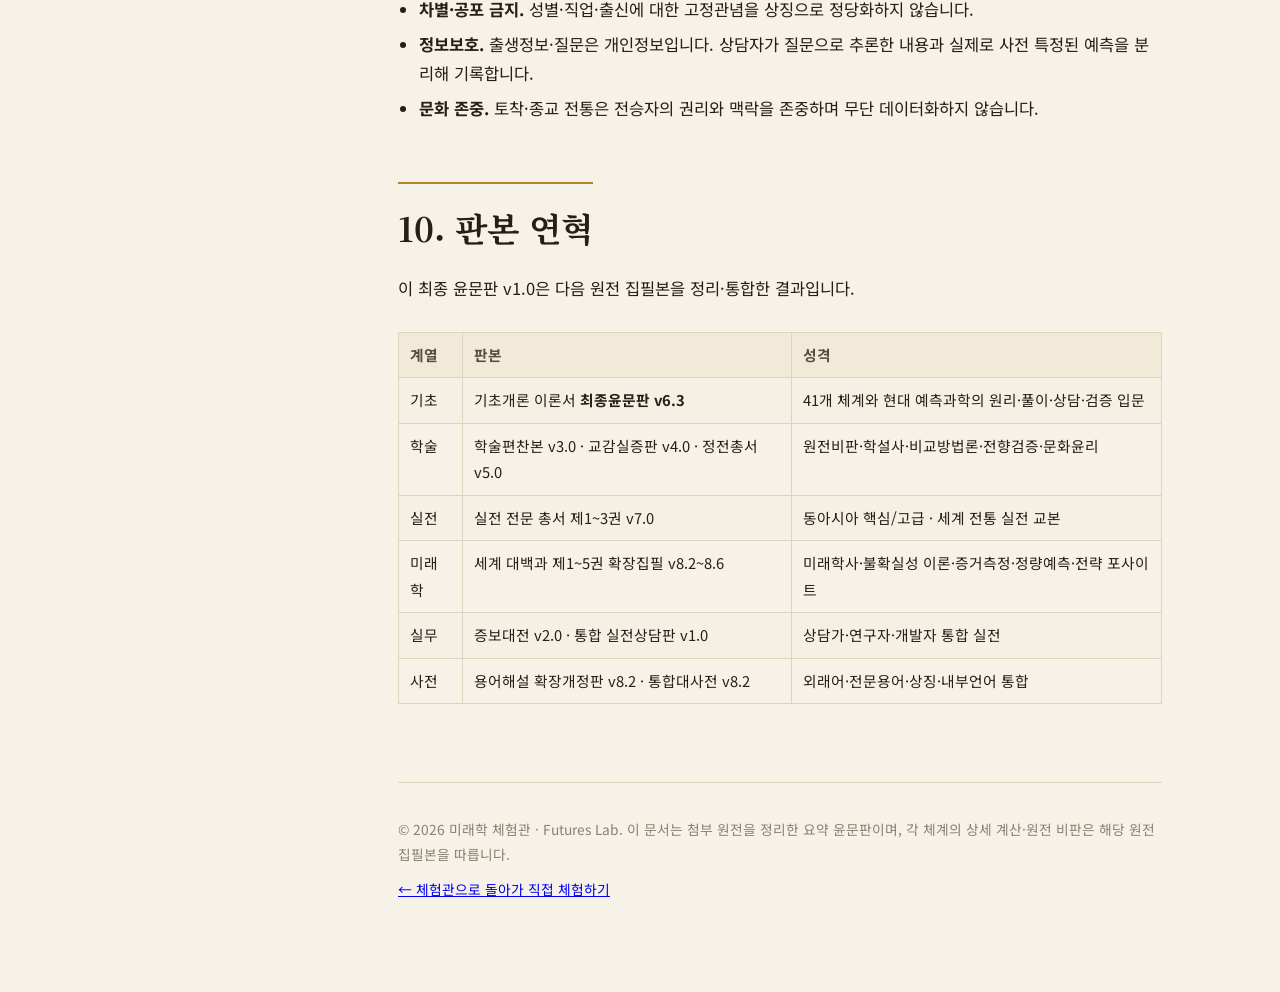
<file: docs/final-encyclopedia.html>
<!doctype html>
<html lang="ko">
<head>
<meta charset="utf-8">
<meta name="viewport" content="width=device-width,initial-scale=1,viewport-fit=cover">
<title>미래예측 세계 대백과 — 최종 윤문판</title>
<meta name="description" content="동서양 41개 전통 예측체계와 현대 검증형 미래예측을 하나로 정리한 최종 윤문판. 원전·계산·판독·상담·검증과 다섯 근거등급.">
<link rel="preconnect" href="https://fonts.googleapis.com"><link rel="preconnect" href="https://fonts.gstatic.com" crossorigin>
<link rel="stylesheet" href="https://fonts.googleapis.com/css2?family=Noto+Sans+KR:wght@400;500;700&family=Noto+Serif+KR:wght@500;700;900&family=Spline+Sans+Mono:wght@500;700&display=swap">
<link rel="stylesheet" href="doc.css">
<link rel="icon" href="data:image/svg+xml,%3Csvg xmlns='http://www.w3.org/2000/svg' viewBox='0 0 48 48'%3E%3Ccircle cx='24' cy='24' r='20' fill='%230e1222'/%3E%3Cpath d='M24 6 L27 21 L42 24 L27 27 L24 42 L21 27 L6 24 L21 21 Z' fill='%23e7b45a'/%3E%3C/svg%3E">
</head>
<body>
<div class="doc-top"><div class="in"><a class="home" href="../index.html">← 체험관</a><span class="t">최종 윤문판 백과</span><span class="sp"></span><a class="home" href="plan.html">기획·개발서 →</a></div></div>

<div class="wrap">
  <header class="hero">
    <div class="kick">세계 미래학 대전 · 최종 윤문판</div>
    <h1>미래예측 세계 대백과</h1>
    <p class="sub">동서양 41개 전통 예측체계와 현대 검증형 미래예측을, <strong>원전 · 계산 · 판독 · 상담 · 검증</strong>의 한 흐름으로 정리한 통합 편찬본. 상징의 깊이를 존중하되, 그것을 외부 사건 적중과 혼동하지 않는다.</p>
    <div class="meta"><span>통합 판본 v1.0 (2026)</span><span>원전: 기초개론 최종윤문 v6.3 · 학술정전총서 v5.0 · 제1~5권 확장집필 v8.x</span><span><a href="../index.html" style="color:var(--accent-2)">체험 플랫폼 102개 체계 →</a></span></div>
  </header>

  <div class="layout">
    <nav class="toc" aria-label="목차">
      <h4>목차</h4>
      <a href="#intro">0. 이 책을 읽는 법</a>
      <a href="#evidence">1. 다섯 근거 등급</a>
      <a href="#method">2. 미래를 말하기 전에</a>
      <a href="#basics">3. 음양·오행·간지</a>
      <a href="#atlas">4. 41개 체계 대전</a>
      <a class="lv2" href="#p2">· 동아시아</a>
      <a class="lv2" href="#p3">· 인도·티베트·동남아</a>
      <a class="lv2" href="#p4">· 근동·지중해·이슬람</a>
      <a class="lv2" href="#p5">· 아프리카·토착</a>
      <a href="#saju">5. 사주명리 계산</a>
      <a href="#iching">6. 주역 괘 세우기</a>
      <a href="#modern">7. 현대 검증형 예측</a>
      <a href="#cases">8. 통합 상담 사례</a>
      <a href="#ethics">9. 윤리와 안전</a>
      <a href="#versions">10. 판본 연혁</a>
    </nav>

    <article>
      <h2 id="intro">0. 이 책을 읽는 법</h2>
      <p class="lead">이 백과는 인류가 미래를 다루어 온 방식 전체를 한자리에 모읍니다. 그러나 모든 전통을 같은 저울에 올리지 않습니다.</p>
      <p>이 책은 전통 미래예측 체계를 <strong>문화사적 유산</strong>으로 존중하면서도, <strong>실제 사건을 맞히는 능력</strong>과 <strong>상담에서 질문을 정리하는 능력</strong>을 같은 것으로 취급하지 않습니다. 각 장은 전승 규칙, 현대 실무 관행, 검증된 사실, 아직 검증되지 않은 주장, 교육용 해설을 가능한 한 분리합니다.</p>
      <p>따라감의 원칙은 하나입니다. <strong>결과를 먼저 알고 난 뒤 해석을 바꾸면 학습이 아니라 사후 설명</strong>이 됩니다. 그래서 모든 사례에는 반대가설과 판정 보류 조건을 함께 둡니다. 건강·법률·투자·생명 위험처럼 손실이 큰 문제에서는 전통 해석을 단독 의사결정 근거로 쓰지 않습니다.</p>
      <blockquote>“역사적으로 사용되었다”는 사실, “같은 절차를 재현할 수 있다”는 사실, “상담에 도움이 된다”는 사실, “외부 사건을 기준모형보다 잘 예측한다”는 사실은 서로 다르다.</blockquote>

      <h2 id="evidence">1. 결과를 믿기 전에 — 다섯 가지 근거 등급</h2>
      <p>이 책과 플랫폼은 각 체계·결과에 다섯 등급을 분리 표시합니다. 이 분리가 이 책의 뼈대입니다.</p>
      <div class="table-scroll"><table>
        <tr><th>기호</th><th>이름</th><th>묻는 것</th></tr>
        <tr><td><span class="grade-chip g-H">H</span></td><td>역사적 근거 <span style="color:var(--ink-faint)">Historical</span></td><td>문헌·유물·전승의 존재와 성립 시기. <em>오래되었다는 사실만으로 적중력을 뜻하지 않는다.</em></td></tr>
        <tr><td><span class="grade-chip g-R">R</span></td><td>절차 재현성 <span style="color:var(--ink-faint)">Reproducibility</span></td><td>같은 입력·규칙이면 다른 사람도 같은 도표·중간값을 얻는가.</td></tr>
        <tr><td><span class="grade-chip g-P">P</span></td><td>외부 예측타당도 <span style="color:var(--ink-faint)">Predictive validity</span></td><td>결과를 보기 전 고정한 예측이 기준율·단순모형보다 실제 사건을 잘 맞히는가.</td></tr>
        <tr><td><span class="grade-chip g-C">C</span></td><td>상담 효용 <span style="color:var(--ink-faint)">Counseling utility</span></td><td>질문을 정리하고 대안을 찾고 행동을 계획하는 데 도움이 되는가.</td></tr>
        <tr><td><span class="grade-chip g-X">X</span></td><td>위험·윤리 <span style="color:var(--ink-faint)">Risk &amp; ethics</span></td><td>숙명론·의존·차별·공포·금전손실을 일으킬 가능성.</td></tr>
      </table></div>
      <p>전통 체계 대부분은 <strong>H와 R은 높고(문헌이 분명하고 계산을 재현할 수 있음), P는 낮거나 미검증</strong>입니다. 현대 검증형 예측은 반대로 H는 낮지만 <strong>P를 정면으로 다루고 C가 높습니다</strong>. 이 차이를 숨기지 않는 것이 정직함입니다.</p>

      <h2 id="method">2. 미래를 말하기 전에 — 예측·해석·조언</h2>
      <p><strong>예측(prediction)</strong>은 앞으로 관찰할 수 있는 사건에 확률과 기간을 붙이는 작업입니다. “변화가 있다”는 거의 모든 상황에 맞으므로 약한 예측입니다. “앞으로 90일 안에 현 근로계약이 종료될 확률 35%”처럼 <strong>사건·기간·판정기준·확률</strong>을 함께 적어야 맞음과 틀림을 가릴 수 있습니다.</p>
      <p><strong>해석(interpretation)</strong>은 상징·도표가 현재 상황을 어떻게 구조화하는지 설명하는 작업입니다. 괘·십신·행성·카드는 해석의 재료가 되지만, 상징이 풍부하다는 사실이 예측력이 높다는 뜻은 아닙니다.</p>
      <p><strong>조언(advice)</strong>은 선택의 비용·회복 가능성·법적·의학적 사실·가치와 자원을 고려해 행동을 제안하는 작업입니다. 같은 예측을 받아도 위험을 감수할 수 있는 사람과 없는 사람의 최선 행동은 다릅니다.</p>
      <h3>질문을 판정 가능한 문장으로 — 여섯 칸</h3>
      <div class="table-scroll"><table>
        <tr><th>칸</th><th>내용</th><th>나쁜 예 → 고친 예</th></tr>
        <tr><td>대상</td><td>누구/무엇</td><td>사업운 → A법인의 신규 온라인몰</td></tr>
        <tr><td>사건</td><td>무엇이 일어나면 발생인가</td><td>잘된다 → 월 결제액 3개월 연속 5천만원↑</td></tr>
        <tr><td>기간</td><td>언제부터 언제까지</td><td>곧 → 2027.1.1~6.30</td></tr>
        <tr><td>조건</td><td>어떤 전제가 유지되는가</td><td>없음 → 광고비 월 1천만원, 품절 5일 이하</td></tr>
        <tr><td>확률</td><td>현재 정보에서</td><td>된다/안된다 → 45~60%</td></tr>
        <tr><td>반증</td><td>무엇이 나오면 수정하나</td><td>없음 → 8주 연속 재구매율 10% 미만이면 하향</td></tr>
      </table></div>
      <p><strong>기준율(base rate)</strong>은 비슷한 사례가 과거에 얼마나 자주 성공·실패했는지입니다. 내담자의 사연과 상징을 보기 전에 기준율을 먼저 적으면, 특별해 보이는 사연 때문에 지나치게 낙관·비관하는 오류가 줄어듭니다.</p>

      <h2 id="basics">3. 음양·오행·간지 — 동아시아 공통 언어</h2>
      <p><strong>음양</strong>은 선악이나 남녀를 고정하는 표가 아니라, 같은 현상을 수렴/확산, 안/밖, 정지/운동이라는 대비되는 두 방향으로 관찰하는 언어입니다.</p>
      <p><strong>오행</strong>은 다섯 물질의 목록보다 <strong>다섯 변화 양식의 관계망</strong>으로 읽는 편이 정확합니다.</p>
      <div class="table-scroll"><table>
        <tr><th>행</th><th>변화의 비유</th><th>판독 질문</th></tr>
        <tr><td style="color:var(--good)">목 木</td><td>발아·연결·계획·확장</td><td>무엇이 자라고 어디서 가지가 갈라지는가?</td></tr>
        <tr><td style="color:var(--bad)">화 火</td><td>표현·가속·가시화·소모</td><td>무엇이 드러나고 얼마나 빨리 자원을 쓰는가?</td></tr>
        <tr><td style="color:#caa23b">토 土</td><td>중재·축적·전환·경계</td><td>무엇을 받아들이고 무엇을 형태로 굳히는가?</td></tr>
        <tr><td style="color:#8b94a0">금 金</td><td>구분·규칙·수확·정리</td><td>무엇을 선택하고 무엇을 잘라낼까?</td></tr>
        <tr><td style="color:#3a7bd5">수 水</td><td>저장·이동·정보·잠재</td><td>무엇이 보이지 않게 흐르며 다음을 준비하는가?</td></tr>
      </table></div>
      <p><strong>상생</strong>(목→화→토→금→수→목)은 돕는 관계, <strong>상극</strong>(목극토·토극수·수극화·화극금·금극목)은 지나침을 제한해 형태를 만드는 관계입니다. 생극을 좋고 나쁨으로 바꾸면 해석이 거칠어집니다. 규칙(금)이 성장(목)을 자르는 일이, 가지치기가 필요한 조직에서는 성장을 지속시키는 조건이 되기도 합니다.</p>
      <div class="callout"><h4>역법의 가장 중요한 원칙</h4><p>양력 날짜만 보고 월주를 임의로 정하지 않습니다. 사주·기문·택일의 월 경계는 음력 초하루가 아니라 <strong>절기(節) 경계</strong>와 관련됩니다. 출생지·표준시·서머타임·진태양시 보정 여부를 함께 기록합니다.</p></div>

      <h2 id="atlas">4. 41개 체계 대전</h2>
      <p>각 항목은 <strong>성격 · 입력과 계산 · 판독 · 근거등급</strong> 순으로 요약합니다. 근거등급은 H·R·P·C·X를 높음(●) / 보통(◐) / 낮음·미검증(○)으로 표시합니다.</p>

      <h3 id="p2">제1부 · 동아시아 미래예측학</h3>
      <div id="atlas-east"></div>

      <h3 id="p3">제2부 · 인도·티베트·동남아시아</h3>
      <div id="atlas-india"></div>

      <h3 id="p4">제3부 · 고대 근동·지중해·유럽·이슬람권</h3>
      <div id="atlas-west"></div>

      <h3 id="p5">제4부 · 아프리카·메소아메리카·토착</h3>
      <div id="atlas-africa"></div>

      <h2 id="saju">5. 사주명리 — 명식을 정확히 세우는 법</h2>
      <p>사주 풀이의 절반은 해석보다 <strong>입력 검증</strong>입니다. 출생시각·표준시·절기 경계·월주·시주를 잘못 정하면, 뒤의 정교한 해석은 모두 다른 명식을 설명하게 됩니다.</p>
      <ol>
        <li><strong>출생지와 법정시 확인</strong> — 같은 시계시각도 국가·시대의 표준시·서머타임에 따라 실제 기준시가 다릅니다. 진태양시 보정 여부를 기록합니다.</li>
        <li><strong>절기 경계로 연주·월주 결정</strong> — 입춘·절입 시각 근처에서는 연·월주가 달라집니다. 음력 월만 보고 월지를 정하지 않습니다.</li>
        <li><strong>일주 검증</strong> — 서로 독립된 역법 자료 둘을 대조합니다. 자정·야자시 분리 여부를 기록합니다.</li>
        <li><strong>일간으로 시주의 천간 결정</strong> — 시지는 시각으로, 시간(時干)은 일간에 따라 순환합니다(오서둔).</li>
        <li><strong>지장간·십신 배치</strong> — 12지지 지장간의 본기·중기·여기를 적고, 일간 기준 십신을 계산합니다.</li>
      </ol>
      <p>해석은 오행 개수를 세어 부족한 색을 채우는 작업이 아닙니다. <strong>계절(월령)·뿌리(통근)·드러남(투간)·생극 흐름·구조(격국)</strong>가 실제로 작동하는 방식을 단계로 판단합니다. 신강·신약은 의지나 체력의 심리평가가 아니라, 일간이 생하고 극하고 견디는 작용을 감당할 <strong>구조적 자원</strong>의 정도를 보는 기술어입니다.</p>
      <div class="callout warn"><h4>신살을 다루는 원칙</h4><p>도화·역마·화개 같은 신살은 기억하기 쉬워 과용되기 쉽습니다. 명식의 계절·십신·구조를 대체하는 핵심 엔진이 아니라 <strong>보조 상징표</strong>로 제한합니다. “도화가 있어 외도한다”처럼 사람을 단정하지 않으며, 질병·사고·범죄를 신살로 단정하는 표현은 금지합니다.</p></div>

      <h2 id="iching">6. 주역 — 괘를 세우고 읽는 순서</h2>
      <p>주역은 64개의 결과표를 외우는 점서가 아니라, 질문을 <strong>여섯 층의 상태와 변화</strong>로 나누어 읽는 언어입니다. 동전 세 개를 여섯 번 던져(앞=3·뒤=2) 합이 6·7·8·9가 되고, <strong>6(노음)·9(노양)이 동효</strong>가 됩니다. 첫 번째 결과를 맨 아래 1효에 적고, 유리한 결과가 나올 때까지 다시 묻지 않습니다.</p>
      <p>읽는 우선순위: ① 질문·판정기준 고정 → ② 본괘의 상하괘와 전체 주제 → ③ 동효의 위치·역할 → ④ 괘사·효사를 문맥 속에서 → ⑤ 변괘를 <strong>조건부 전개</strong>로 → ⑥ 현실자료·반대가설 결합. “길”을 무조건 성공, “흉”을 무조건 실패로 번역하지 않습니다.</p>

      <h2 id="modern">7. 현대의 검증형 미래예측</h2>
      <p class="lead">전통이 상징으로 질문을 구조화했다면, 현대는 <strong>적중을 측정</strong>합니다.</p>
      <div class="callout modern"><p>핵심 도구: <strong>기준율</strong>에서 출발 → 새 증거로 <strong>베이즈 갱신</strong> → 단일 숫자 대신 <strong>확률 범위</strong> → <strong>시나리오·조기신호</strong>로 여러 미래 준비 → 결과를 보기 전 예측을 고정하고 정한 날짜에 <strong>같은 기준으로 채점</strong>(Brier·로그점수). 규칙을 수정할 때마다 새 가설로 기록하고, 백테스트 기간과 검증 기간을 분리합니다.</p></div>
      <p>시나리오는 흔히 네 갈래로 나눕니다(Dator): <strong>지속(Grow)·붕괴(Collapse)·규율(Discipline)·변혁(Transform)</strong>. 각 미래에 대한 조기신호와 행동을 미리 적어 두면, 어떤 미래가 와도 준비가 됩니다. AI·집단예측은 보조 도구이며, 과거에 최적화한 규칙은 미래 데이터에서 성능이 사라질 수 있습니다.</p>

      <h2 id="cases">8. 통합 상담 사례 — 상징과 기준율을 결합하기</h2>
      <h3>사례. 승진: 역할확대와 공식승진을 분리한다</h3>
      <p>질문을 “올해 안에 공식 승진 발령이 날 확률”로 고정합니다. 근속 4년, 최근 평가 A, 팀장 공석 가능성은 있으나 전사 인건비 동결. 같은 직군·근속자의 1년 승진률은 <strong>22%</strong>. 상사 추천과 공석을 반영한 현실모형은 <strong>41%</strong>.</p>
      <p>출생차트(또는 명식)의 상징은 확률을 크게 올리지 않고 <strong>조기신호를 보강</strong>하는 데 씁니다. 최종 중앙확률 <strong>0.44</strong>, 합리적 범위 <strong>0.31~0.57</strong>. “90일 안에 후임 채용 없이 공식 대행발령이 나면 0.56으로 상향”처럼 반증·갱신 규칙을 함께 둡니다.</p>
      <p>이 절차의 핵심은 <strong>“무슨 일이 일어날까”와 “그 가능성에 어떻게 대비할까”를 분리</strong>하는 것입니다. 상징은 질문을 새롭게 보게 하고, 확률은 현실 자료가 책임집니다.</p>

      <h2 id="ethics">9. 윤리와 안전</h2>
      <ul>
        <li><strong>숙명 금지.</strong> 어떤 결과도 “정해진 운명”으로 말하지 않습니다. 모든 전개는 조건부입니다.</li>
        <li><strong>단독 근거 금지.</strong> 건강·법률·투자·생명 위험에서는 전통 해석을 단독 의사결정 근거로 쓰지 않고, 전문가·검사·법적 사실을 우선합니다.</li>
        <li><strong>차별·공포 금지.</strong> 성별·직업·출신에 대한 고정관념을 상징으로 정당화하지 않습니다.</li>
        <li><strong>정보보호.</strong> 출생정보·질문은 개인정보입니다. 상담자가 질문으로 추론한 내용과 실제로 사전 특정된 예측을 분리해 기록합니다.</li>
        <li><strong>문화 존중.</strong> 토착·종교 전통은 전승자의 권리와 맥락을 존중하며 무단 데이터화하지 않습니다.</li>
      </ul>

      <h2 id="versions">10. 판본 연혁</h2>
      <p>이 최종 윤문판 v1.0은 다음 원전 집필본을 정리·통합한 결과입니다.</p>
      <div class="table-scroll"><table>
        <tr><th>계열</th><th>판본</th><th>성격</th></tr>
        <tr><td>기초</td><td>기초개론 이론서 <strong>최종윤문판 v6.3</strong></td><td>41개 체계와 현대 예측과학의 원리·풀이·상담·검증 입문</td></tr>
        <tr><td>학술</td><td>학술편찬본 v3.0 · 교감실증판 v4.0 · 정전총서 v5.0</td><td>원전비판·학설사·비교방법론·전향검증·문화윤리</td></tr>
        <tr><td>실전</td><td>실전 전문 총서 제1~3권 v7.0</td><td>동아시아 핵심/고급 · 세계 전통 실전 교본</td></tr>
        <tr><td>미래학</td><td>세계 대백과 제1~5권 확장집필 v8.2~8.6</td><td>미래학사·불확실성 이론·증거측정·정량예측·전략 포사이트</td></tr>
        <tr><td>실무</td><td>증보대전 v2.0 · 통합 실전상담판 v1.0</td><td>상담가·연구자·개발자 통합 실전</td></tr>
        <tr><td>사전</td><td>용어해설 확장개정판 v8.2 · 통합대사전 v8.2</td><td>외래어·전문용어·상징·내부언어 통합</td></tr>
      </table></div>

      <div class="footer-note">
        <p>© 2026 미래학 체험관 · Futures Lab. 이 문서는 첨부 원전을 정리한 요약 윤문판이며, 각 체계의 상세 계산·원전 비판은 해당 원전 집필본을 따릅니다.</p>
        <p><a class="home" href="../index.html">← 체험관으로 돌아가 직접 체험하기</a></p>
      </div>
    </article>
  </div>
</div>

<script src="encyclopedia-data.js"></script>
</body>
</html>
</file>
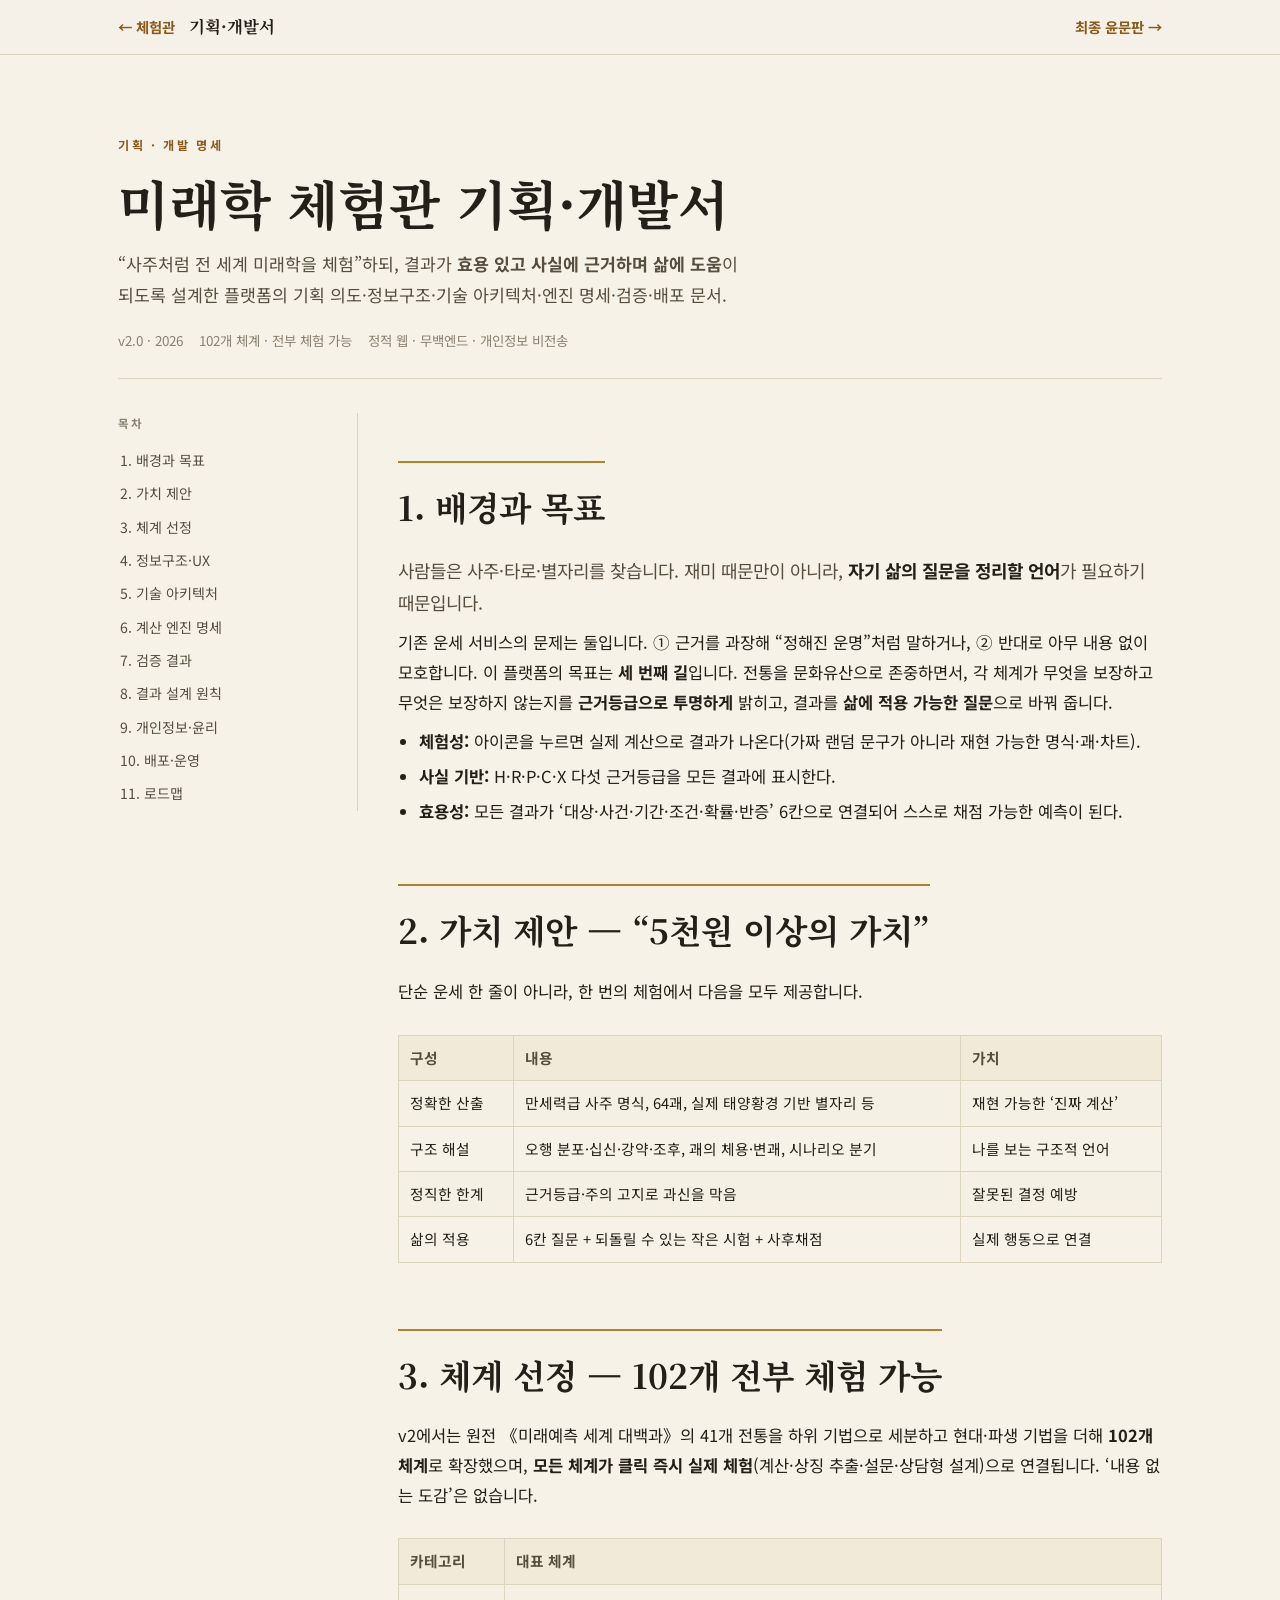
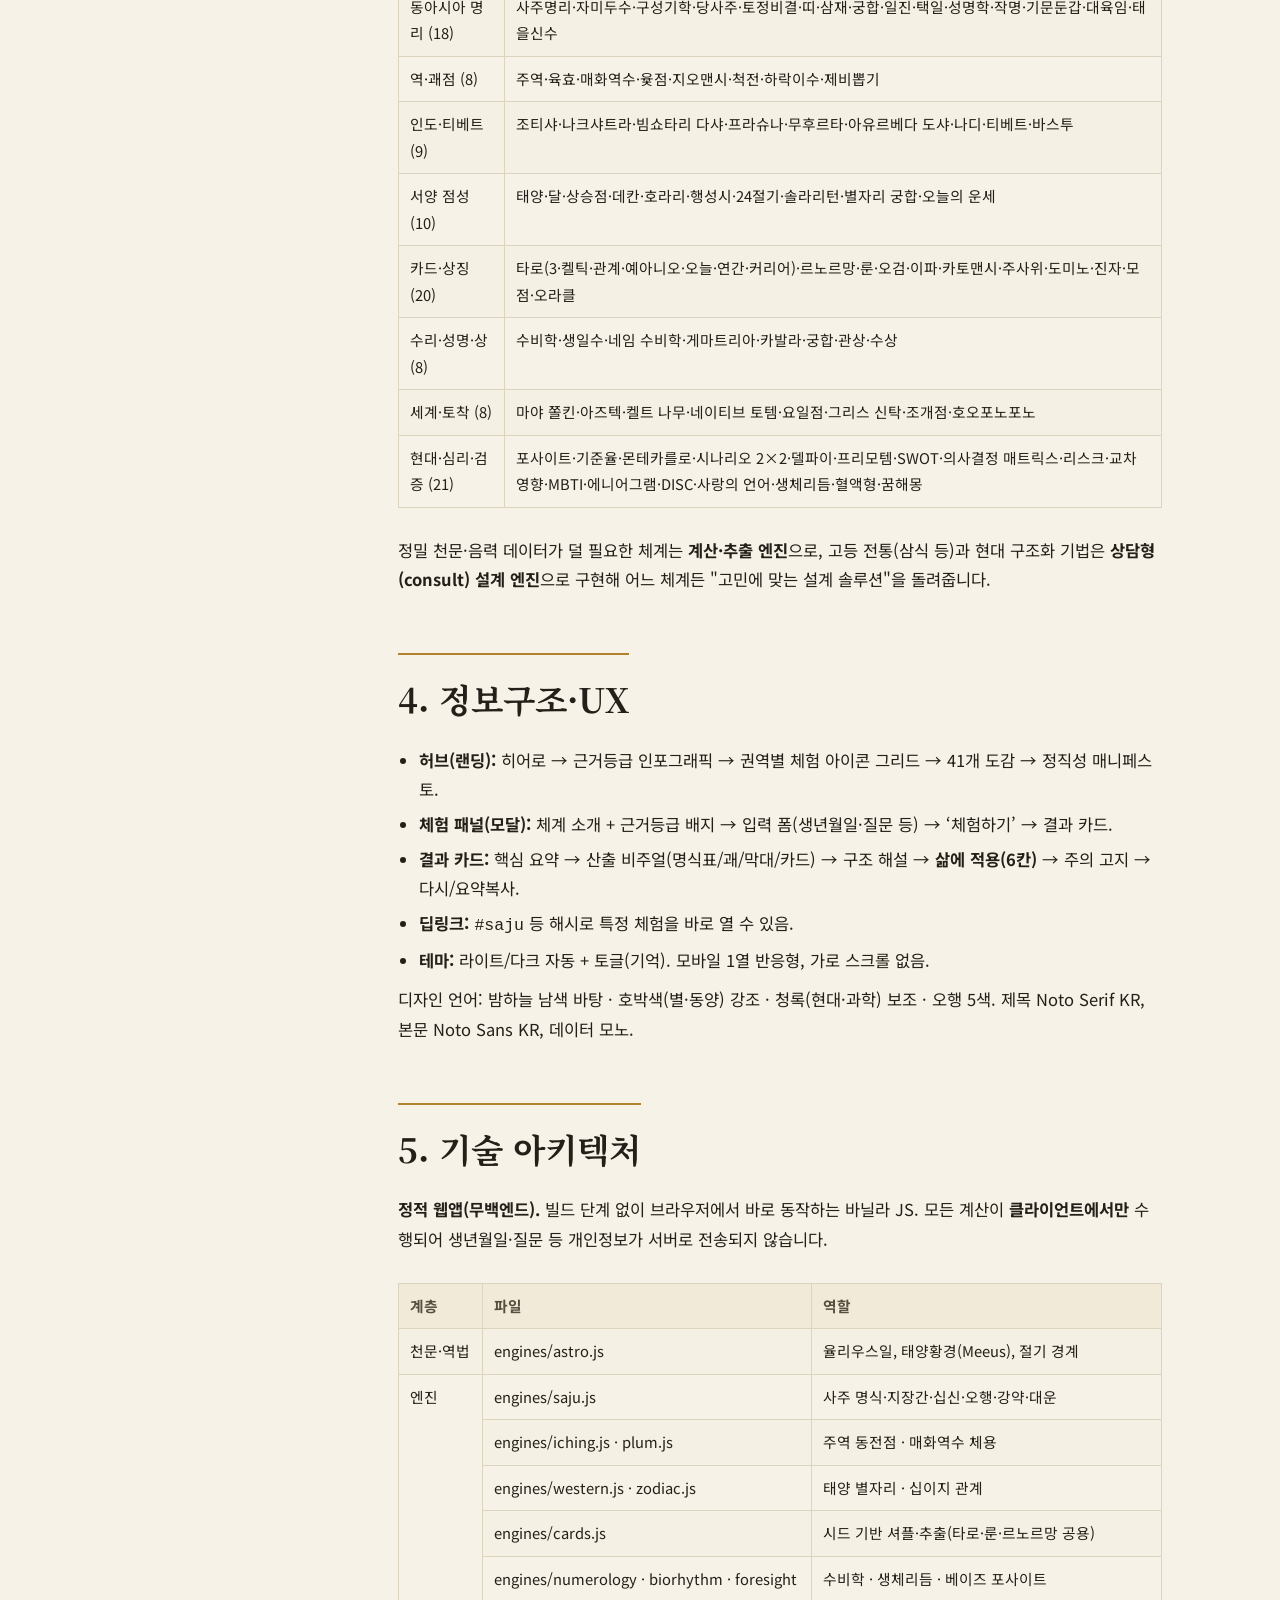
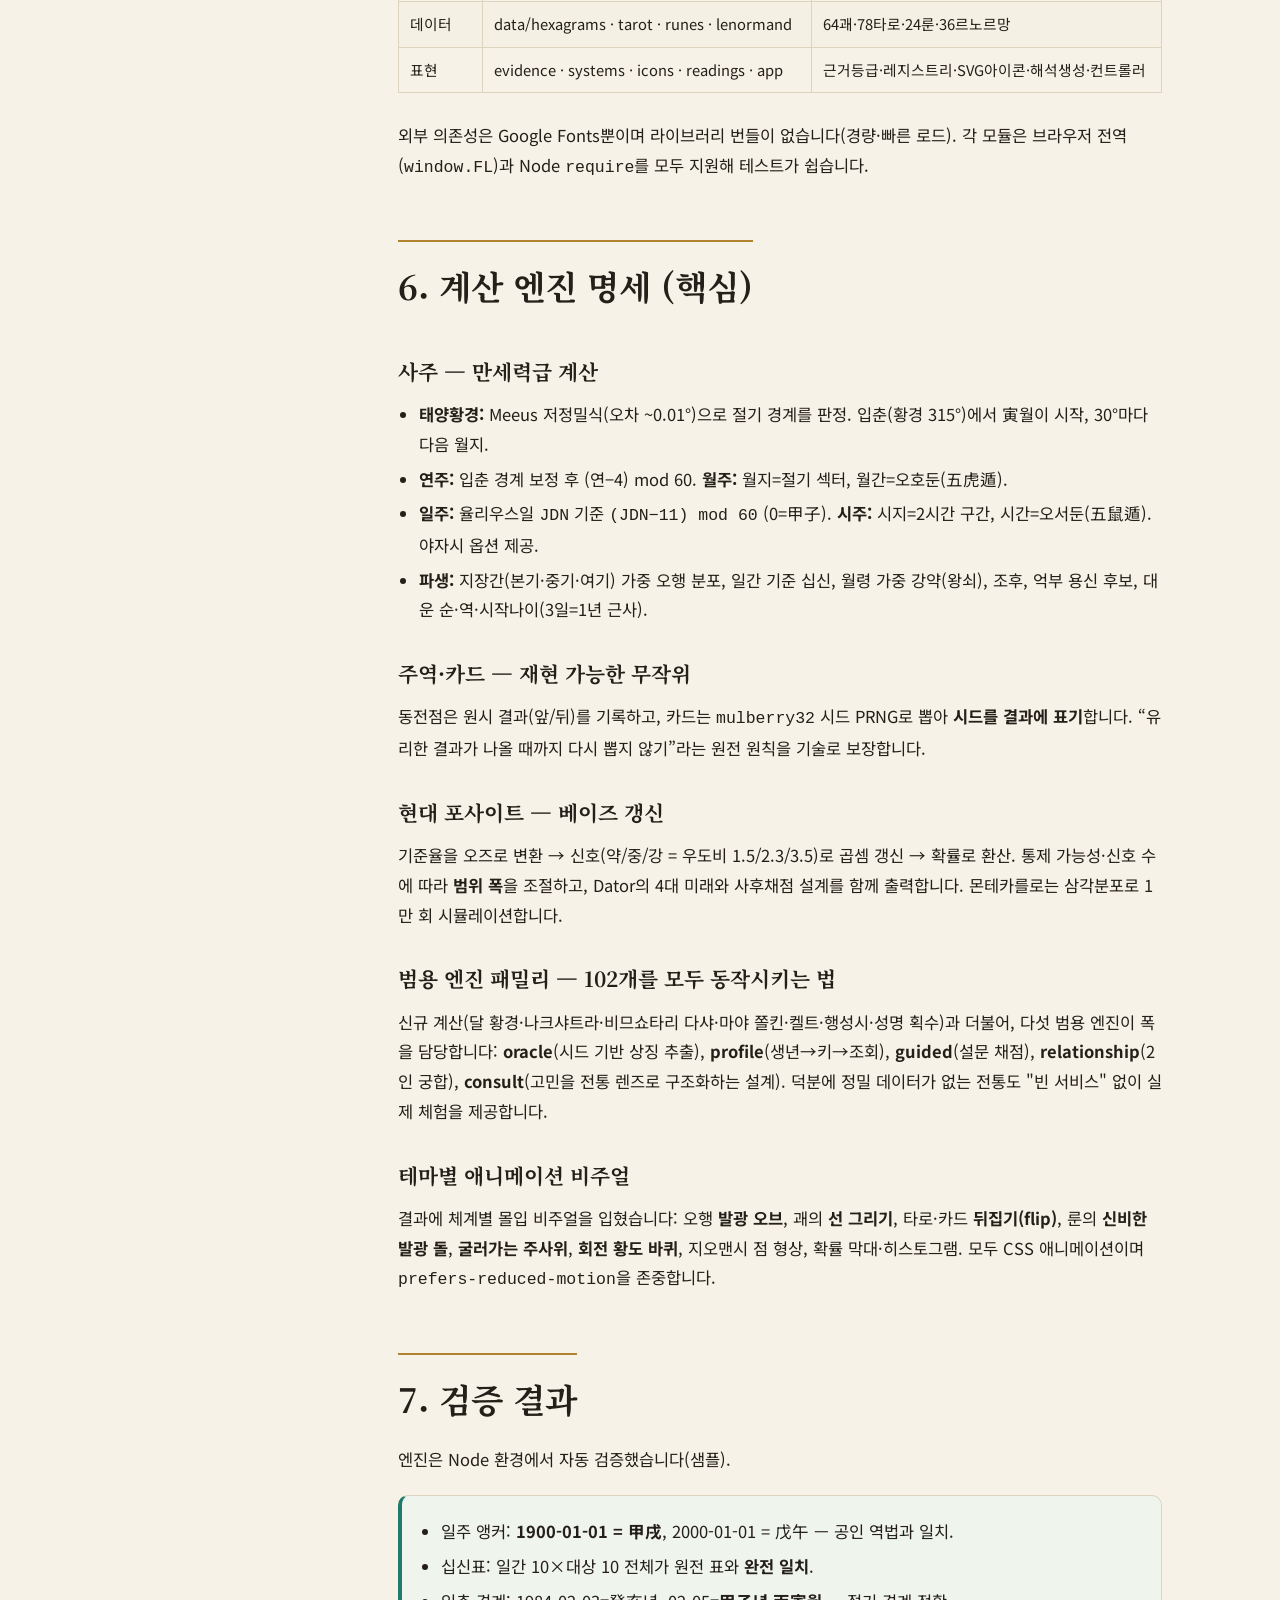
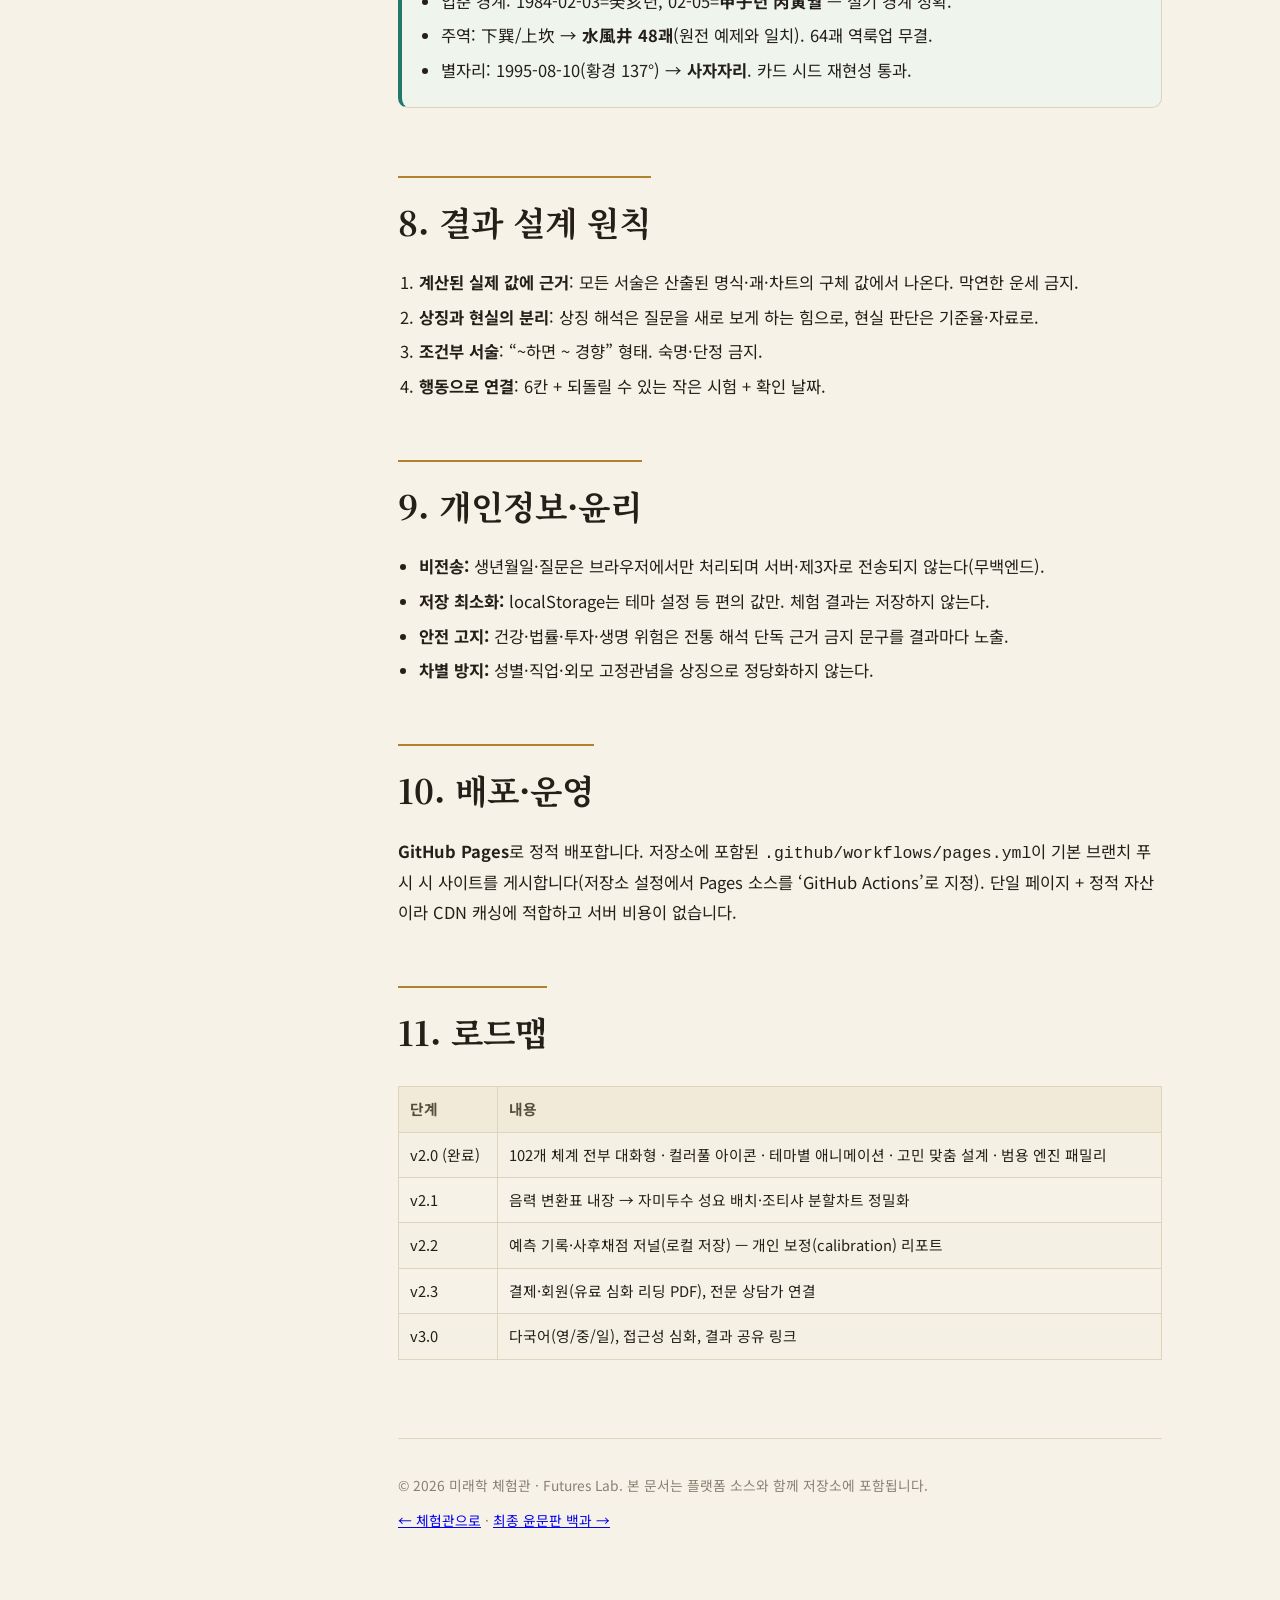
<file: docs/plan.html>
<!doctype html>
<html lang="ko">
<head>
<meta charset="utf-8">
<meta name="viewport" content="width=device-width,initial-scale=1,viewport-fit=cover">
<title>미래학 체험관 기획·개발서</title>
<meta name="description" content="미래학 체험 플랫폼의 기획 의도, 정보구조·UX, 기술 아키텍처, 계산 엔진 명세, 검증 결과와 배포 전략.">
<link rel="preconnect" href="https://fonts.googleapis.com"><link rel="preconnect" href="https://fonts.gstatic.com" crossorigin>
<link rel="stylesheet" href="https://fonts.googleapis.com/css2?family=Noto+Sans+KR:wght@400;500;700&family=Noto+Serif+KR:wght@500;700;900&family=Spline+Sans+Mono:wght@500;700&display=swap">
<link rel="stylesheet" href="doc.css">
<link rel="icon" href="data:image/svg+xml,%3Csvg xmlns='http://www.w3.org/2000/svg' viewBox='0 0 48 48'%3E%3Ccircle cx='24' cy='24' r='20' fill='%230e1222'/%3E%3Cpath d='M24 6 L27 21 L42 24 L27 27 L24 42 L21 27 L6 24 L21 21 Z' fill='%23e7b45a'/%3E%3C/svg%3E">
</head>
<body>
<div class="doc-top"><div class="in"><a class="home" href="../index.html">← 체험관</a><span class="t">기획·개발서</span><span class="sp"></span><a class="home" href="final-encyclopedia.html">최종 윤문판 →</a></div></div>
<div class="wrap">
  <header class="hero">
    <div class="kick">기획 · 개발 명세</div>
    <h1>미래학 체험관 기획·개발서</h1>
    <p class="sub">“사주처럼 전 세계 미래학을 체험”하되, 결과가 <strong>효용 있고 사실에 근거하며 삶에 도움</strong>이 되도록 설계한 플랫폼의 기획 의도·정보구조·기술 아키텍처·엔진 명세·검증·배포 문서.</p>
    <div class="meta"><span>v2.0 · 2026</span><span>102개 체계 · 전부 체험 가능</span><span>정적 웹 · 무백엔드 · 개인정보 비전송</span></div>
  </header>
  <div class="layout">
    <nav class="toc" aria-label="목차">
      <h4>목차</h4>
      <a href="#why">1. 배경과 목표</a>
      <a href="#value">2. 가치 제안</a>
      <a href="#scope">3. 체계 선정</a>
      <a href="#ia">4. 정보구조·UX</a>
      <a href="#arch">5. 기술 아키텍처</a>
      <a href="#engine">6. 계산 엔진 명세</a>
      <a href="#verify">7. 검증 결과</a>
      <a href="#result">8. 결과 설계 원칙</a>
      <a href="#privacy">9. 개인정보·윤리</a>
      <a href="#deploy">10. 배포·운영</a>
      <a href="#roadmap">11. 로드맵</a>
    </nav>
    <article>
      <h2 id="why">1. 배경과 목표</h2>
      <p class="lead">사람들은 사주·타로·별자리를 찾습니다. 재미 때문만이 아니라, <strong>자기 삶의 질문을 정리할 언어</strong>가 필요하기 때문입니다.</p>
      <p>기존 운세 서비스의 문제는 둘입니다. ① 근거를 과장해 “정해진 운명”처럼 말하거나, ② 반대로 아무 내용 없이 모호합니다. 이 플랫폼의 목표는 <strong>세 번째 길</strong>입니다. 전통을 문화유산으로 존중하면서, 각 체계가 무엇을 보장하고 무엇은 보장하지 않는지를 <strong>근거등급으로 투명하게</strong> 밝히고, 결과를 <strong>삶에 적용 가능한 질문</strong>으로 바꿔 줍니다.</p>
      <ul>
        <li><strong>체험성:</strong> 아이콘을 누르면 실제 계산으로 결과가 나온다(가짜 랜덤 문구가 아니라 재현 가능한 명식·괘·차트).</li>
        <li><strong>사실 기반:</strong> H·R·P·C·X 다섯 근거등급을 모든 결과에 표시한다.</li>
        <li><strong>효용성:</strong> 모든 결과가 ‘대상·사건·기간·조건·확률·반증’ 6칸으로 연결되어 스스로 채점 가능한 예측이 된다.</li>
      </ul>

      <h2 id="value">2. 가치 제안 — “5천원 이상의 가치”</h2>
      <p>단순 운세 한 줄이 아니라, 한 번의 체험에서 다음을 모두 제공합니다.</p>
      <div class="table-scroll"><table>
        <tr><th>구성</th><th>내용</th><th>가치</th></tr>
        <tr><td>정확한 산출</td><td>만세력급 사주 명식, 64괘, 실제 태양황경 기반 별자리 등</td><td>재현 가능한 ‘진짜 계산’</td></tr>
        <tr><td>구조 해설</td><td>오행 분포·십신·강약·조후, 괘의 체용·변괘, 시나리오 분기</td><td>나를 보는 구조적 언어</td></tr>
        <tr><td>정직한 한계</td><td>근거등급·주의 고지로 과신을 막음</td><td>잘못된 결정 예방</td></tr>
        <tr><td>삶의 적용</td><td>6칸 질문 + 되돌릴 수 있는 작은 시험 + 사후채점</td><td>실제 행동으로 연결</td></tr>
      </table></div>

      <h2 id="scope">3. 체계 선정 — 102개 전부 체험 가능</h2>
      <p>v2에서는 원전 《미래예측 세계 대백과》의 41개 전통을 하위 기법으로 세분하고 현대·파생 기법을 더해 <strong>102개 체계</strong>로 확장했으며, <strong>모든 체계가 클릭 즉시 실제 체험</strong>(계산·상징 추출·설문·상담형 설계)으로 연결됩니다. ‘내용 없는 도감’은 없습니다.</p>
      <div class="table-scroll"><table>
        <tr><th>카테고리</th><th>대표 체계</th></tr>
        <tr><td>동아시아 명리 (18)</td><td>사주명리·자미두수·구성기학·당사주·토정비결·띠·삼재·궁합·일진·택일·성명학·작명·기문둔갑·대육임·태을신수</td></tr>
        <tr><td>역·괘점 (8)</td><td>주역·육효·매화역수·윷점·지오맨시·척전·하락이수·제비뽑기</td></tr>
        <tr><td>인도·티베트 (9)</td><td>조티샤·나크샤트라·빔쇼타리 다샤·프라슈나·무후르타·아유르베다 도샤·나디·티베트·바스투</td></tr>
        <tr><td>서양 점성 (10)</td><td>태양·달·상승점·데칸·호라리·행성시·24절기·솔라리턴·별자리 궁합·오늘의 운세</td></tr>
        <tr><td>카드·상징 (20)</td><td>타로(3·켈틱·관계·예아니오·오늘·연간·커리어)·르노르망·룬·오검·이파·카토맨시·주사위·도미노·진자·모점·오라클</td></tr>
        <tr><td>수리·성명·상 (8)</td><td>수비학·생일수·네임 수비학·게마트리아·카발라·궁합·관상·수상</td></tr>
        <tr><td>세계·토착 (8)</td><td>마야 쫄킨·아즈텍·켈트 나무·네이티브 토템·요일점·그리스 신탁·조개점·호오포노포노</td></tr>
        <tr><td>현대·심리·검증 (21)</td><td>포사이트·기준율·몬테카를로·시나리오 2×2·델파이·프리모템·SWOT·의사결정 매트릭스·리스크·교차영향·MBTI·에니어그램·DISC·사랑의 언어·생체리듬·혈액형·꿈해몽</td></tr>
      </table></div>
      <p>정밀 천문·음력 데이터가 덜 필요한 체계는 <strong>계산·추출 엔진</strong>으로, 고등 전통(삼식 등)과 현대 구조화 기법은 <strong>상담형(consult) 설계 엔진</strong>으로 구현해 어느 체계든 "고민에 맞는 설계 솔루션"을 돌려줍니다.</p>

      <h2 id="ia">4. 정보구조·UX</h2>
      <ul>
        <li><strong>허브(랜딩):</strong> 히어로 → 근거등급 인포그래픽 → 권역별 체험 아이콘 그리드 → 41개 도감 → 정직성 매니페스토.</li>
        <li><strong>체험 패널(모달):</strong> 체계 소개 + 근거등급 배지 → 입력 폼(생년월일·질문 등) → ‘체험하기’ → 결과 카드.</li>
        <li><strong>결과 카드:</strong> 핵심 요약 → 산출 비주얼(명식표/괘/막대/카드) → 구조 해설 → <strong>삶에 적용(6칸)</strong> → 주의 고지 → 다시/요약복사.</li>
        <li><strong>딥링크:</strong> <code>#saju</code> 등 해시로 특정 체험을 바로 열 수 있음.</li>
        <li><strong>테마:</strong> 라이트/다크 자동 + 토글(기억). 모바일 1열 반응형, 가로 스크롤 없음.</li>
      </ul>
      <p>디자인 언어: 밤하늘 남색 바탕 · 호박색(별·동양) 강조 · 청록(현대·과학) 보조 · 오행 5색. 제목 Noto Serif KR, 본문 Noto Sans KR, 데이터 모노.</p>

      <h2 id="arch">5. 기술 아키텍처</h2>
      <p><strong>정적 웹앱(무백엔드).</strong> 빌드 단계 없이 브라우저에서 바로 동작하는 바닐라 JS. 모든 계산이 <strong>클라이언트에서만</strong> 수행되어 생년월일·질문 등 개인정보가 서버로 전송되지 않습니다.</p>
      <div class="table-scroll"><table>
        <tr><th>계층</th><th>파일</th><th>역할</th></tr>
        <tr><td>천문·역법</td><td>engines/astro.js</td><td>율리우스일, 태양황경(Meeus), 절기 경계</td></tr>
        <tr><td rowspan="5">엔진</td><td>engines/saju.js</td><td>사주 명식·지장간·십신·오행·강약·대운</td></tr>
        <tr><td>engines/iching.js · plum.js</td><td>주역 동전점 · 매화역수 체용</td></tr>
        <tr><td>engines/western.js · zodiac.js</td><td>태양 별자리 · 십이지 관계</td></tr>
        <tr><td>engines/cards.js</td><td>시드 기반 셔플·추출(타로·룬·르노르망 공용)</td></tr>
        <tr><td>engines/numerology · biorhythm · foresight</td><td>수비학 · 생체리듬 · 베이즈 포사이트</td></tr>
        <tr><td>데이터</td><td>data/hexagrams · tarot · runes · lenormand</td><td>64괘·78타로·24룬·36르노르망</td></tr>
        <tr><td>표현</td><td>evidence · systems · icons · readings · app</td><td>근거등급·레지스트리·SVG아이콘·해석생성·컨트롤러</td></tr>
      </table></div>
      <p>외부 의존성은 Google Fonts뿐이며 라이브러리 번들이 없습니다(경량·빠른 로드). 각 모듈은 브라우저 전역(<code>window.FL</code>)과 Node <code>require</code>를 모두 지원해 테스트가 쉽습니다.</p>

      <h2 id="engine">6. 계산 엔진 명세 (핵심)</h2>
      <h3>사주 — 만세력급 계산</h3>
      <ul>
        <li><strong>태양황경:</strong> Meeus 저정밀식(오차 ~0.01°)으로 절기 경계를 판정. 입춘(황경 315°)에서 寅월이 시작, 30°마다 다음 월지.</li>
        <li><strong>연주:</strong> 입춘 경계 보정 후 (연−4) mod 60. <strong>월주:</strong> 월지=절기 섹터, 월간=오호둔(五虎遁).</li>
        <li><strong>일주:</strong> 율리우스일 <code>JDN</code> 기준 <code>(JDN−11) mod 60</code> (0=甲子). <strong>시주:</strong> 시지=2시간 구간, 시간=오서둔(五鼠遁). 야자시 옵션 제공.</li>
        <li><strong>파생:</strong> 지장간(본기·중기·여기) 가중 오행 분포, 일간 기준 십신, 월령 가중 강약(왕쇠), 조후, 억부 용신 후보, 대운 순·역·시작나이(3일=1년 근사).</li>
      </ul>
      <h3>주역·카드 — 재현 가능한 무작위</h3>
      <p>동전점은 원시 결과(앞/뒤)를 기록하고, 카드는 <code>mulberry32</code> 시드 PRNG로 뽑아 <strong>시드를 결과에 표기</strong>합니다. “유리한 결과가 나올 때까지 다시 뽑지 않기”라는 원전 원칙을 기술로 보장합니다.</p>
      <h3>현대 포사이트 — 베이즈 갱신</h3>
      <p>기준율을 오즈로 변환 → 신호(약/중/강 = 우도비 1.5/2.3/3.5)로 곱셈 갱신 → 확률로 환산. 통제 가능성·신호 수에 따라 <strong>범위 폭</strong>을 조절하고, Dator의 4대 미래와 사후채점 설계를 함께 출력합니다. 몬테카를로는 삼각분포로 1만 회 시뮬레이션합니다.</p>
      <h3>범용 엔진 패밀리 — 102개를 모두 동작시키는 법</h3>
      <p>신규 계산(달 황경·나크샤트라·비므쇼타리 다샤·마야 쫄킨·켈트·행성시·성명 획수)과 더불어, 다섯 범용 엔진이 폭을 담당합니다: <strong>oracle</strong>(시드 기반 상징 추출), <strong>profile</strong>(생년→키→조회), <strong>guided</strong>(설문 채점), <strong>relationship</strong>(2인 궁합), <strong>consult</strong>(고민을 전통 렌즈로 구조화하는 설계). 덕분에 정밀 데이터가 없는 전통도 "빈 서비스" 없이 실제 체험을 제공합니다.</p>
      <h3>테마별 애니메이션 비주얼</h3>
      <p>결과에 체계별 몰입 비주얼을 입혔습니다: 오행 <strong>발광 오브</strong>, 괘의 <strong>선 그리기</strong>, 타로·카드 <strong>뒤집기(flip)</strong>, 룬의 <strong>신비한 발광 돌</strong>, <strong>굴러가는 주사위</strong>, <strong>회전 황도 바퀴</strong>, 지오맨시 점 형상, 확률 막대·히스토그램. 모두 CSS 애니메이션이며 <code>prefers-reduced-motion</code>을 존중합니다.</p>

      <h2 id="verify">7. 검증 결과</h2>
      <p>엔진은 Node 환경에서 자동 검증했습니다(샘플).</p>
      <div class="callout modern">
        <ul style="margin:0">
          <li>일주 앵커: <strong>1900-01-01 = 甲戌</strong>, 2000-01-01 = 戊午 — 공인 역법과 일치.</li>
          <li>십신표: 일간 10×대상 10 전체가 원전 표와 <strong>완전 일치</strong>.</li>
          <li>입춘 경계: 1984-02-03=癸亥년, 02-05=<strong>甲子년 丙寅월</strong> — 절기 경계 정확.</li>
          <li>주역: 下巽/上坎 → <strong>水風井 48괘</strong>(원전 예제와 일치). 64괘 역룩업 무결.</li>
          <li>별자리: 1995-08-10(황경 137°) → <strong>사자자리</strong>. 카드 시드 재현성 통과.</li>
        </ul>
      </div>

      <h2 id="result">8. 결과 설계 원칙</h2>
      <ol>
        <li><strong>계산된 실제 값에 근거</strong>: 모든 서술은 산출된 명식·괘·차트의 구체 값에서 나온다. 막연한 운세 금지.</li>
        <li><strong>상징과 현실의 분리</strong>: 상징 해석은 질문을 새로 보게 하는 힘으로, 현실 판단은 기준율·자료로.</li>
        <li><strong>조건부 서술</strong>: “~하면 ~ 경향” 형태. 숙명·단정 금지.</li>
        <li><strong>행동으로 연결</strong>: 6칸 + 되돌릴 수 있는 작은 시험 + 확인 날짜.</li>
      </ol>

      <h2 id="privacy">9. 개인정보·윤리</h2>
      <ul>
        <li><strong>비전송:</strong> 생년월일·질문은 브라우저에서만 처리되며 서버·제3자로 전송되지 않는다(무백엔드).</li>
        <li><strong>저장 최소화:</strong> localStorage는 테마 설정 등 편의 값만. 체험 결과는 저장하지 않는다.</li>
        <li><strong>안전 고지:</strong> 건강·법률·투자·생명 위험은 전통 해석 단독 근거 금지 문구를 결과마다 노출.</li>
        <li><strong>차별 방지:</strong> 성별·직업·외모 고정관념을 상징으로 정당화하지 않는다.</li>
      </ul>

      <h2 id="deploy">10. 배포·운영</h2>
      <p><strong>GitHub Pages</strong>로 정적 배포합니다. 저장소에 포함된 <code>.github/workflows/pages.yml</code>이 기본 브랜치 푸시 시 사이트를 게시합니다(저장소 설정에서 Pages 소스를 ‘GitHub Actions’로 지정). 단일 페이지 + 정적 자산이라 CDN 캐싱에 적합하고 서버 비용이 없습니다.</p>

      <h2 id="roadmap">11. 로드맵</h2>
      <div class="table-scroll"><table>
        <tr><th>단계</th><th>내용</th></tr>
        <tr><td>v2.0 (완료)</td><td>102개 체계 전부 대화형 · 컬러풀 아이콘 · 테마별 애니메이션 · 고민 맞춤 설계 · 범용 엔진 패밀리</td></tr>
        <tr><td>v2.1</td><td>음력 변환표 내장 → 자미두수 성요 배치·조티샤 분할차트 정밀화</td></tr>
        <tr><td>v2.2</td><td>예측 기록·사후채점 저널(로컬 저장) — 개인 보정(calibration) 리포트</td></tr>
        <tr><td>v2.3</td><td>결제·회원(유료 심화 리딩 PDF), 전문 상담가 연결</td></tr>
        <tr><td>v3.0</td><td>다국어(영/중/일), 접근성 심화, 결과 공유 링크</td></tr>
      </table></div>

      <div class="footer-note">
        <p>© 2026 미래학 체험관 · Futures Lab. 본 문서는 플랫폼 소스와 함께 저장소에 포함됩니다.</p>
        <p><a class="home" href="../index.html">← 체험관으로</a> · <a class="home" href="final-encyclopedia.html">최종 윤문판 백과 →</a></p>
      </div>
    </article>
  </div>
</div>
</body>
</html>
</file>
<file: assets/css/styles.css>
/* =====================================================================
   미래학 체험관 — Futures Lab 디자인 시스템
   레이아웃: 밤하늘 배경 위 '증거등급'을 축으로 한 체계 그리드 + 전면 체험 패널
   색: 자정 인디고 바탕 / 호박색(동양·별) 강조 / 청록(현대·과학) 보조 / 오행 5색
   타이포: Noto Serif KR(제목) · Noto Sans KR(본문) · 데이터용 모노
   ===================================================================== */

/* 라이트(기본) 팔레트 */
:root {
  --bg: #f4f0e6;            /* 양피지 아이보리 */
  --bg-2: #ece6d6;
  --surface: #fffdf7;
  --surface-2: #f7f2e6;
  --ink: #241f18;          /* 먹색 */
  --ink-soft: #5b5244;
  --ink-faint: #8a8172;
  --line: #ddd4bf;
  --line-strong: #c9bd9f;
  --accent: #b2832f;       /* 호박·금 */
  --accent-2: #8a5a1e;
  --cosmos: #2b3a67;       /* 밤하늘 남색 */
  --modern: #1f7a6b;       /* 현대·과학 청록 */
  --shadow: 0 1px 2px rgba(36,31,24,.06), 0 8px 28px rgba(36,31,24,.10);
  --shadow-lg: 0 20px 60px rgba(36,31,24,.22);
  /* 오행 */
  --e-wood: #2e9e5b; --e-fire: #e0564b; --e-earth: #caa23b; --e-metal: #8b94a0; --e-water: #3a7bd5;
  /* 의미색(강조와 분리) */
  --good: #2e8b57; --warn: #c9821f; --bad: #c0493b;
  /* 증거등급 */
  --grade-h: #8a5a1e; --grade-r: #1f7a6b; --grade-p: #3a7bd5; --grade-c: #9a5ba6; --grade-x: #c0493b;
  --radius: 14px; --radius-sm: 9px; --radius-lg: 22px;
  --maxw: 1180px;
  --serif: "Noto Serif KR", "Nanum Myeongjo", Georgia, serif;
  --sans: "Noto Sans KR", system-ui, -apple-system, "Segoe UI", sans-serif;
  --mono: "Spline Sans Mono", ui-monospace, "SFMono-Regular", Menlo, monospace;
  color-scheme: light;
}
@media (prefers-color-scheme: dark) {
  :root:not([data-theme="light"]) {
    --bg: #0e1222; --bg-2: #0a0d1a; --surface: #171c30; --surface-2: #1f2540;
    --ink: #eef1f7; --ink-soft: #b9c0d4; --ink-faint: #828bab; --line: #2a3150; --line-strong: #3b4468;
    --accent: #e7b45a; --accent-2: #f0c877; --cosmos: #8aa0e0; --modern: #4fd1b5;
    --shadow: 0 1px 2px rgba(0,0,0,.4), 0 10px 34px rgba(0,0,0,.5);
    --shadow-lg: 0 24px 70px rgba(0,0,0,.6);
    --e-wood: #4bc47e; --e-fire: #ff7b6e; --e-earth: #e6c45f; --e-metal: #b7c0cf; --e-water: #68a6ff;
    --good: #58c98a; --warn: #e6b45a; --bad: #ff7d6e;
    --grade-h: #e7b45a; --grade-r: #4fd1b5; --grade-p: #68a6ff; --grade-c: #cf92da; --grade-x: #ff7d6e;
    color-scheme: dark;
  }
}
:root[data-theme="dark"] {
  --bg: #0e1222; --bg-2: #0a0d1a; --surface: #171c30; --surface-2: #1f2540;
  --ink: #eef1f7; --ink-soft: #b9c0d4; --ink-faint: #828bab; --line: #2a3150; --line-strong: #3b4468;
  --accent: #e7b45a; --accent-2: #f0c877; --cosmos: #8aa0e0; --modern: #4fd1b5;
  --shadow: 0 1px 2px rgba(0,0,0,.4), 0 10px 34px rgba(0,0,0,.5);
  --shadow-lg: 0 24px 70px rgba(0,0,0,.6);
  --e-wood: #4bc47e; --e-fire: #ff7b6e; --e-earth: #e6c45f; --e-metal: #b7c0cf; --e-water: #68a6ff;
  --good: #58c98a; --warn: #e6b45a; --bad: #ff7d6e;
  --grade-h: #e7b45a; --grade-r: #4fd1b5; --grade-p: #68a6ff; --grade-c: #cf92da; --grade-x: #ff7d6e;
  color-scheme: dark;
}

* { box-sizing: border-box; }
html { -webkit-text-size-adjust: 100%; }
body {
  margin: 0; background: var(--bg); color: var(--ink);
  font-family: var(--sans); font-size: 16px; line-height: 1.7;
  -webkit-font-smoothing: antialiased; text-rendering: optimizeLegibility;
  background-image:
    radial-gradient(1200px 600px at 80% -10%, color-mix(in srgb, var(--cosmos) 22%, transparent), transparent 60%),
    radial-gradient(900px 500px at 0% 0%, color-mix(in srgb, var(--accent) 10%, transparent), transparent 55%);
  background-attachment: fixed;
}
img { max-width: 100%; }
[hidden] { display: none !important; }
h1, h2, h3, h4 { font-family: var(--serif); font-weight: 700; line-height: 1.25; text-wrap: balance; margin: 0; }
p { margin: 0; }
a { color: inherit; }
button { font-family: inherit; cursor: pointer; }
.tnum { font-variant-numeric: tabular-nums; }

.wrap { width: 100%; max-width: var(--maxw); margin-inline: auto;
  padding-inline: max(18px, env(safe-area-inset-left, 0px)) ; padding-right: max(18px, env(safe-area-inset-right, 0px)); }

/* ---------- 상단 바 ---------- */
.topbar { position: sticky; top: env(safe-area-inset-top, 0px); z-index: 30;
  backdrop-filter: blur(10px); background: color-mix(in srgb, var(--bg) 82%, transparent);
  border-bottom: 1px solid var(--line); }
body::before { content: ""; position: fixed; inset: 0 0 auto; height: env(safe-area-inset-top, 0px);
  z-index: 31; background: var(--bg); }
.topbar .wrap { display: flex; align-items: center; gap: 14px; padding-block: 12px; }
.brand { display: flex; align-items: center; gap: 11px; font-family: var(--serif); font-weight: 700; font-size: 1.12rem; letter-spacing: .2px; }
.brand .logo { width: 34px; height: 34px; flex: none; }
.brand small { display: block; font-family: var(--sans); font-weight: 500; font-size: .64rem; letter-spacing: .22em; color: var(--ink-faint); text-transform: uppercase; }
.topbar .spacer { flex: 1; }
.ghost-btn { background: transparent; border: 1px solid var(--line-strong); color: var(--ink-soft);
  border-radius: 999px; padding: 7px 14px; font-size: .82rem; font-weight: 600; transition: .18s; }
.ghost-btn:hover { color: var(--ink); border-color: var(--accent); }

/* ---------- 히어로 ---------- */
.hero { position: relative; overflow: hidden; }
.hero .wrap { padding-block: clamp(42px, 8vw, 86px) clamp(26px, 4vw, 44px); }
.hero .eyebrow { display: inline-flex; align-items: center; gap: 9px; font-size: .74rem; font-weight: 700;
  letter-spacing: .24em; text-transform: uppercase; color: var(--accent-2);
  background: color-mix(in srgb, var(--accent) 14%, transparent); border: 1px solid color-mix(in srgb, var(--accent) 36%, transparent);
  padding: 6px 13px; border-radius: 999px; }
.hero h1 { font-size: clamp(2.1rem, 6vw, 4rem); margin-top: 20px; letter-spacing: -.5px; }
.hero h1 .hl { color: var(--accent); }
.hero .lede { margin-top: 18px; max-width: 60ch; color: var(--ink-soft); font-size: clamp(1rem, 2.4vw, 1.18rem); }
.hero .lede b { color: var(--ink); font-weight: 600; }
.hero-cta { margin-top: 26px; display: flex; gap: 12px; flex-wrap: wrap; }
.btn { border: none; border-radius: 999px; padding: 13px 24px; font-size: .95rem; font-weight: 700; transition: .18s; }
.btn.primary { background: linear-gradient(135deg, var(--accent), var(--accent-2)); color: #fff; box-shadow: var(--shadow); }
.btn.primary:hover { transform: translateY(-2px); box-shadow: var(--shadow-lg); }
.btn.secondary { background: var(--surface); color: var(--ink); border: 1px solid var(--line-strong); }
.btn.secondary:hover { border-color: var(--accent); }
.constellation { position: absolute; inset: 0; pointer-events: none; opacity: .5; z-index: -1; }

/* ---------- 증거등급 인포그래픽 ---------- */
.evidence-legend { background: var(--surface); border: 1px solid var(--line); border-radius: var(--radius-lg);
  padding: clamp(20px, 3vw, 30px); box-shadow: var(--shadow); margin-top: 8px; }
.evidence-legend h2 { font-size: 1.28rem; display: flex; align-items: center; gap: 10px; }
.evidence-legend .sub { color: var(--ink-soft); margin-top: 6px; font-size: .95rem; }
.grade-row { display: grid; grid-template-columns: repeat(5, 1fr); gap: 12px; margin-top: 20px; }
.grade-card { border: 1px solid var(--line); border-radius: var(--radius); padding: 15px 14px; background: var(--surface-2); min-width: 0; }
.grade-badge { display: inline-flex; align-items: center; justify-content: center; width: 34px; height: 34px; border-radius: 10px;
  font-family: var(--mono); font-weight: 700; font-size: 1.05rem; color: #fff; }
.g-H { background: var(--grade-h); } .g-R { background: var(--grade-r); } .g-P { background: var(--grade-p); }
.g-C { background: var(--grade-c); } .g-X { background: var(--grade-x); }
.grade-card h3 { font-family: var(--sans); font-size: .92rem; margin-top: 11px; }
.grade-card p { font-size: .8rem; color: var(--ink-soft); margin-top: 5px; line-height: 1.5; }

/* ---------- 섹션 ---------- */
.section { padding-block: clamp(34px, 6vw, 60px); }
.section-head { display: flex; align-items: flex-end; justify-content: space-between; gap: 16px; flex-wrap: wrap; margin-bottom: 22px; }
.section-head h2 { font-size: clamp(1.5rem, 3.4vw, 2.1rem); letter-spacing: -.3px; }
.section-head .tag { font-size: .76rem; font-weight: 700; letter-spacing: .18em; text-transform: uppercase; color: var(--ink-faint); }
.section-head p { color: var(--ink-soft); margin-top: 4px; max-width: 58ch; }

.cat-label { display: flex; align-items: center; gap: 12px; margin: 34px 0 16px; }
.cat-label .bar { width: 26px; height: 3px; border-radius: 3px; background: var(--accent); }
.cat-label h3 { font-size: 1.12rem; }
.cat-label .mut { color: var(--ink-faint); font-size: .85rem; }

/* ---------- 체계 그리드 ---------- */
.grid { display: grid; grid-template-columns: repeat(auto-fill, minmax(236px, 1fr)); gap: 16px; }
.sys-card { position: relative; text-align: left; background: var(--surface); border: 1px solid var(--line);
  border-radius: var(--radius); padding: 20px 18px 18px; box-shadow: var(--shadow); transition: .2s; overflow: hidden;
  display: flex; flex-direction: column; gap: 10px; min-height: 184px; color: inherit; width: 100%; }
.sys-card::after { content: ""; position: absolute; inset: 0 0 auto 0; height: 3px; background: var(--accent); opacity: .0; transition: .2s; }
.sys-card.live:hover { transform: translateY(-4px); border-color: color-mix(in srgb, var(--accent) 55%, var(--line)); box-shadow: var(--shadow-lg); }
.sys-card.live:hover::after { opacity: 1; }
.sys-card .ico { width: 52px; height: 52px; }
.sys-card .nm { font-family: var(--serif); font-weight: 700; font-size: 1.18rem; }
.sys-card .nm .han { color: var(--ink-faint); font-size: .8rem; font-weight: 500; margin-left: 6px; }
.sys-card .desc { font-size: .84rem; color: var(--ink-soft); line-height: 1.55; flex: 1; }
.sys-card .foot { display: flex; align-items: center; justify-content: space-between; gap: 8px; margin-top: auto; }
.mini-grades { display: flex; gap: 4px; }
.mini-grade { width: 20px; height: 20px; border-radius: 6px; font-family: var(--mono); font-size: .68rem; font-weight: 700;
  display: inline-flex; align-items: center; justify-content: center; color: #fff; }
.mini-grade.dim { opacity: .2; }
.go { font-size: .78rem; font-weight: 700; color: var(--accent-2); display: inline-flex; align-items: center; gap: 4px; }
.sys-card.soon { opacity: .9; }
.sys-card.soon .go { color: var(--ink-faint); }
.chip-soon { font-size: .64rem; font-weight: 700; letter-spacing: .1em; text-transform: uppercase; color: var(--ink-faint);
  border: 1px dashed var(--line-strong); border-radius: 999px; padding: 2px 8px; }

/* ---------- 모달 / 체험 패널 ---------- */
.modal { position: fixed; inset: 0; z-index: 60; display: flex; align-items: flex-start; justify-content: center;
  padding: max(16px, env(safe-area-inset-top,0px)) max(14px, env(safe-area-inset-right,0px)) 40px max(14px, env(safe-area-inset-left,0px));
  overflow-y: auto; background: color-mix(in srgb, #05060c 62%, transparent); backdrop-filter: blur(4px); }
.modal[hidden] { display: none; }
.panel { width: 100%; max-width: 760px; background: var(--bg); border: 1px solid var(--line-strong); border-radius: var(--radius-lg);
  box-shadow: var(--shadow-lg); margin-top: 18px; overflow: hidden; animation: rise .28s cubic-bezier(.2,.7,.2,1); }
@keyframes rise { from { opacity: 0; transform: translateY(18px); } to { opacity: 1; transform: none; } }
@media (prefers-reduced-motion: reduce){ .panel{ animation: none; } }
.panel-head { position: relative; padding: 22px clamp(18px,3vw,28px); border-bottom: 1px solid var(--line);
  background: linear-gradient(180deg, color-mix(in srgb, var(--cosmos) 16%, var(--surface)), var(--surface)); }
.panel-head .row { display: flex; gap: 14px; align-items: center; }
.panel-head .ico { width: 48px; height: 48px; flex: none; }
.panel-head h2 { font-size: 1.5rem; }
.panel-head .han { color: var(--ink-faint); font-size: .86rem; font-weight: 500; }
.panel-head .blurb { color: var(--ink-soft); font-size: .9rem; margin-top: 10px; }
.x-btn { position: absolute; top: 14px; right: 14px; width: 36px; height: 36px; border-radius: 50%; border: 1px solid var(--line-strong);
  background: var(--surface); color: var(--ink-soft); font-size: 1.1rem; line-height: 1; display: grid; place-items: center; }
.x-btn:hover { color: var(--ink); border-color: var(--bad); }
.panel-body { padding: clamp(18px,3vw,28px); }

.badges { display: flex; flex-wrap: wrap; gap: 7px; margin-top: 14px; }
.ebadge { display: inline-flex; align-items: center; gap: 6px; font-size: .72rem; font-weight: 700; border-radius: 999px;
  padding: 4px 10px 4px 5px; border: 1px solid var(--line); background: var(--surface); color: var(--ink-soft); }
.ebadge i { width: 18px; height: 18px; border-radius: 5px; color: #fff; font-family: var(--mono); font-style: normal;
  display: inline-flex; align-items: center; justify-content: center; font-size: .66rem; }
.ebadge.on { color: var(--ink); }
.ebadge.off { opacity: .45; }

/* 입력 폼 */
.form { display: grid; gap: 16px; }
.field { display: grid; gap: 6px; }
.field > label { font-size: .82rem; font-weight: 700; color: var(--ink-soft); }
.field .hint { font-size: .74rem; color: var(--ink-faint); }
.field input, .field select, .field textarea { font: inherit; padding: 11px 13px; border-radius: var(--radius-sm);
  border: 1px solid var(--line-strong); background: var(--surface); color: var(--ink); width: 100%; }
.field input:focus, .field select:focus, .field textarea:focus { outline: 2px solid var(--accent); outline-offset: 1px; border-color: var(--accent); }
.row-3 { display: grid; grid-template-columns: repeat(3, 1fr); gap: 10px; }
.row-2 { display: grid; grid-template-columns: repeat(2, 1fr); gap: 10px; }
.seg { display: flex; gap: 6px; flex-wrap: wrap; }
.seg button { border: 1px solid var(--line-strong); background: var(--surface); color: var(--ink-soft); border-radius: 999px;
  padding: 8px 15px; font-size: .84rem; font-weight: 600; }
.seg button[aria-pressed="true"] { background: var(--accent); color: #fff; border-color: var(--accent); }
.run-btn { width: 100%; margin-top: 4px; }

/* ---------- 결과 카드 ---------- */
.result { display: grid; gap: 18px; }
.result .headline { background: linear-gradient(135deg, color-mix(in srgb,var(--cosmos) 22%, var(--surface)), var(--surface));
  border: 1px solid var(--line-strong); border-radius: var(--radius); padding: 20px; }
.result .headline .big { font-family: var(--serif); font-size: clamp(1.5rem,4vw,2rem); font-weight: 700; }
.result .headline .sub { color: var(--ink-soft); margin-top: 6px; }
.block { border: 1px solid var(--line); border-radius: var(--radius); background: var(--surface); padding: 18px; }
.block > h4 { font-family: var(--sans); font-size: .78rem; font-weight: 800; letter-spacing: .12em; text-transform: uppercase;
  color: var(--accent-2); margin-bottom: 12px; display: flex; align-items: center; gap: 8px; }
.block p + p { margin-top: 9px; }
.block .muted { color: var(--ink-soft); }

/* 사주 명식표 */
.mingsik { display: grid; grid-template-columns: 70px repeat(4,1fr); gap: 0; border: 1px solid var(--line-strong); border-radius: var(--radius); overflow: hidden; font-size: .9rem; }
.mingsik > div { padding: 9px 8px; text-align: center; border-right: 1px solid var(--line); border-bottom: 1px solid var(--line); min-width: 0; }
.mingsik .rh { background: var(--surface-2); font-weight: 700; color: var(--ink-soft); font-size: .76rem; }
.mingsik .gz { font-family: var(--serif); font-size: 1.5rem; font-weight: 700; line-height: 1.2; }
.mingsik .ko { font-size: .68rem; color: var(--ink-faint); }
.gz.wood { color: var(--e-wood); } .gz.fire { color: var(--e-fire); } .gz.earth { color: var(--e-earth); }
.gz.metal { color: var(--e-metal); } .gz.water { color: var(--e-water); }
.pill { display: inline-block; font-size: .72rem; font-weight: 700; padding: 2px 8px; border-radius: 999px;
  background: color-mix(in srgb, var(--accent) 16%, transparent); color: var(--accent-2); }

/* 막대(오행/바이오리듬) */
.bars { display: grid; gap: 9px; }
.bar-row { display: grid; grid-template-columns: 58px 1fr 46px; align-items: center; gap: 10px; }
.bar-row .lab { font-size: .82rem; font-weight: 700; }
.bar-track { height: 12px; border-radius: 999px; background: var(--surface-2); overflow: hidden; border: 1px solid var(--line); }
.bar-fill { height: 100%; border-radius: 999px; }
.bar-row .val { font-size: .8rem; text-align: right; color: var(--ink-soft); font-variant-numeric: tabular-nums; }

/* 괘/카드 비주얼 */
.hexline { display: grid; gap: 5px; justify-items: center; }
.hexline .ln { width: 86px; height: 11px; display: flex; gap: 10px; }
.hexline .ln span { flex: 1; background: var(--ink); border-radius: 2px; }
.hexline .ln.yin span.mid { background: transparent; }
.hexline .ln.moving { position: relative; }
.hexline .ln.moving::after { content: "◦"; position: absolute; right: -16px; color: var(--accent); font-weight: 700; }
.two-hex { display: flex; gap: 22px; flex-wrap: wrap; align-items: center; justify-content: center; }
.hex-box { text-align: center; }
.hex-box .nm { font-family: var(--serif); font-size: 1.1rem; font-weight: 700; margin-top: 8px; }
.hex-box .mut { font-size: .74rem; color: var(--ink-faint); }
.arrow { font-size: 1.4rem; color: var(--accent); align-self: center; }

.card-face { border: 1px solid var(--line-strong); border-radius: 12px; background: linear-gradient(160deg, var(--surface-2), var(--surface));
  padding: 14px 12px; text-align: center; min-height: 128px; display: flex; flex-direction: column; gap: 6px; justify-content: center; }
.card-face .glyph { font-size: 2.1rem; line-height: 1; }
.card-face .cname { font-family: var(--serif); font-weight: 700; font-size: .98rem; }
.card-face .pos { font-size: .68rem; letter-spacing: .08em; text-transform: uppercase; color: var(--accent-2); font-weight: 700; }
.card-face.rev { border-style: dashed; }
.card-face.rev .glyph { transform: rotate(180deg); opacity: .8; }
.card-row { display: grid; grid-template-columns: repeat(auto-fit, minmax(118px,1fr)); gap: 12px; }

/* 6칸 적용표 */
.sixbox { display: grid; grid-template-columns: repeat(2,1fr); gap: 10px; }
.sixbox .cell { border: 1px solid var(--line); border-radius: var(--radius-sm); padding: 11px 13px; background: var(--surface-2); }
.sixbox .cell b { display: block; font-size: .72rem; letter-spacing: .08em; text-transform: uppercase; color: var(--accent-2); margin-bottom: 3px; }
.sixbox .cell span { font-size: .88rem; color: var(--ink); }

.prob { display: flex; align-items: baseline; gap: 10px; }
.prob .n { font-family: var(--serif); font-size: 2.6rem; font-weight: 700; color: var(--accent); }
.prob .rng { color: var(--ink-soft); font-size: .92rem; }
.prob-track { margin-top: 12px; height: 16px; border-radius: 999px; background: var(--surface-2); border: 1px solid var(--line); position: relative; overflow: hidden; }
.prob-band { position: absolute; top: 0; bottom: 0; background: color-mix(in srgb, var(--accent) 30%, transparent); }
.prob-center { position: absolute; top: -3px; bottom: -3px; width: 3px; background: var(--accent); }

.scen { display: grid; grid-template-columns: repeat(2,1fr); gap: 10px; }
.scen .s { border: 1px solid var(--line); border-radius: var(--radius-sm); padding: 12px 13px; background: var(--surface-2); }
.scen .s .t { font-weight: 800; font-size: .9rem; display: flex; gap: 7px; align-items: center; }
.scen .s p { font-size: .82rem; color: var(--ink-soft); margin-top: 5px; }

.disclaimer { font-size: .82rem; color: var(--ink-soft); background: color-mix(in srgb, var(--grade-x) 8%, var(--surface));
  border: 1px solid color-mix(in srgb, var(--grade-x) 28%, var(--line)); border-radius: var(--radius-sm); padding: 13px 15px; }
.disclaimer b { color: var(--bad); }
.result-actions { display: flex; gap: 10px; flex-wrap: wrap; }

.list-tight { margin: 0; padding-left: 1.1em; }
.list-tight li { margin: 5px 0; }
.kv { display: grid; grid-template-columns: auto 1fr; gap: 4px 14px; font-size: .9rem; }
.kv dt { color: var(--ink-faint); } .kv dd { margin: 0; }

/* ---------- 도감(비대화형) ---------- */
.atlas { columns: 3 220px; column-gap: 18px; }
.atlas .item { break-inside: avoid; margin-bottom: 14px; border: 1px solid var(--line); border-radius: var(--radius-sm);
  padding: 12px 14px; background: var(--surface); }
.atlas .item .n { font-family: var(--serif); font-weight: 700; }
.atlas .item .d { font-size: .8rem; color: var(--ink-soft); margin-top: 3px; }

/* ---------- 매니페스토 / 푸터 ---------- */
.manifesto { background: linear-gradient(140deg, color-mix(in srgb,var(--cosmos) 24%, var(--surface)), var(--surface));
  border: 1px solid var(--line-strong); border-radius: var(--radius-lg); padding: clamp(24px,4vw,40px); box-shadow: var(--shadow); }
.manifesto h2 { font-size: clamp(1.4rem,3vw,2rem); }
.manifesto p { color: var(--ink-soft); margin-top: 12px; max-width: 70ch; }
.manifesto .quote { font-family: var(--serif); font-size: 1.15rem; color: var(--ink); border-left: 3px solid var(--accent); padding-left: 16px; margin-top: 18px; }

footer { border-top: 1px solid var(--line); margin-top: 40px; }
footer .wrap { padding-block: 28px 40px; color: var(--ink-faint); font-size: .84rem; display: flex; flex-wrap: wrap; gap: 14px; justify-content: space-between; }
footer a { color: var(--accent-2); text-decoration: none; }
footer a:hover { text-decoration: underline; }

/* 토스트 */
.toast { position: fixed; left: 50%; bottom: calc(24px + env(safe-area-inset-bottom,0px)); transform: translateX(-50%);
  background: var(--ink); color: var(--bg); padding: 11px 18px; border-radius: 999px; font-size: .86rem; font-weight: 600;
  box-shadow: var(--shadow-lg); z-index: 90; opacity: 0; transition: .25s; pointer-events: none; }
.toast.show { opacity: 1; }

@media (max-width: 720px) {
  .grade-row { grid-template-columns: repeat(2,1fr); }
  .mingsik { grid-template-columns: 54px repeat(4,1fr); font-size: .82rem; }
  .mingsik .gz { font-size: 1.2rem; }
  .sixbox, .scen { grid-template-columns: 1fr; }
  .atlas { columns: 1; }
  .row-3 { grid-template-columns: 1fr 1fr; }
}

/* ===================== v2: 컬러풀 아이콘 · 애니메이션 · 신규 컴포넌트 ===================== */
.sys-card .ico { width: 54px; height: 54px; border-radius: 15px; filter: drop-shadow(0 4px 10px rgba(0,0,0,.18)); }
.panel-head .ico { width: 50px; height: 50px; border-radius: 14px; }
.brand .logo { width: 34px; height: 34px; }

.count-pill { font-family: var(--sans); font-size: .62em; font-weight: 700; vertical-align: middle; margin-left: 8px;
  background: color-mix(in srgb, var(--accent) 16%, transparent); color: var(--accent-2); padding: 3px 10px; border-radius: 999px; }
.count-pill b { font-variant-numeric: tabular-nums; }
.search-bar { margin-bottom: 22px; }
.search-bar input { width: 100%; font: inherit; padding: 13px 16px; border-radius: 999px; border: 1px solid var(--line-strong);
  background: var(--surface); color: var(--ink); box-shadow: var(--shadow); }
.search-bar input:focus { outline: 2px solid var(--accent); outline-offset: 1px; border-color: var(--accent); }

/* 설문(quiz) */
.quiz { display: grid; gap: 16px; }
.quiz-q { display: grid; gap: 7px; }
.quiz-label { font-size: .92rem; font-weight: 700; }
.quiz-opts { display: flex; flex-wrap: wrap; gap: 7px; }
.quiz-opts button { border: 1px solid var(--line-strong); background: var(--surface); color: var(--ink-soft);
  border-radius: 10px; padding: 9px 14px; font-size: .86rem; font-weight: 600; transition: .15s; }
.quiz-opts button[aria-pressed="true"] { background: var(--accent); color: #fff; border-color: var(--accent); }

/* 고민 맞춤 설계 블록 */
.block.solution { border-color: color-mix(in srgb, var(--accent) 40%, var(--line)); background: color-mix(in srgb, var(--accent) 7%, var(--surface)); }
.block.solution > h4 { color: var(--accent-2); }

/* 괘선 그리기 애니메이션 */
.hexline .ln.draw span { transform-origin: center; animation: lnDraw .5s cubic-bezier(.2,.8,.2,1) both; }
@keyframes lnDraw { from { transform: scaleX(0); opacity: 0; } to { transform: scaleX(1); opacity: 1; } }

/* 룬 돌 */
.rune-row { display: flex; gap: 14px; flex-wrap: wrap; justify-content: center; }
.rune-stone { text-align: center; min-width: 96px; padding: 16px 12px; border-radius: 16px;
  background: linear-gradient(160deg, #4a3f6b, #241c3a); color: #ece4ff; box-shadow: 0 8px 22px rgba(20,12,40,.4);
  animation: runeIn .6s cubic-bezier(.2,.8,.2,1) both; position: relative; overflow: hidden; }
.rune-stone::after { content: ""; position: absolute; inset: 0; background: radial-gradient(circle at 50% 30%, rgba(231,180,90,.35), transparent 60%); animation: runeGlow 2.4s ease-in-out infinite; }
.rune-stone.rev { transform: none; }
.rune-stone .rune-glyph { font-size: 2.6rem; line-height: 1; color: #ffe0a3; text-shadow: 0 0 14px rgba(255,200,120,.7); position: relative; }
.rune-stone.rev .rune-glyph { transform: rotate(180deg); }
.rune-stone .rune-name { font-family: var(--serif); font-weight: 700; margin-top: 8px; font-size: .92rem; position: relative; }
.rune-stone .rune-kw { font-size: .74rem; opacity: .8; margin-top: 2px; position: relative; }
.rune-stone .pos { font-size: .64rem; letter-spacing: .06em; text-transform: uppercase; opacity: .7; margin-bottom: 4px; position: relative; }
@keyframes runeIn { from { opacity: 0; transform: translateY(16px) scale(.92); } to { opacity: 1; transform: none; } }
@keyframes runeGlow { 0%,100% { opacity: .5; } 50% { opacity: 1; } }

/* 주사위 */
.dice-wrap { display: flex; gap: 16px; justify-content: center; }
.die-roll { width: 72px; height: 72px; animation: diceRoll .7s cubic-bezier(.2,.9,.3,1) both; }
.die-roll svg { width: 100%; height: 100%; filter: drop-shadow(0 6px 12px rgba(0,0,0,.25)); }
@keyframes diceRoll { 0% { transform: translateY(-30px) rotate(-180deg) scale(.6); opacity: 0; } 60% { transform: translateY(4px) rotate(20deg) scale(1.05); opacity: 1; } 100% { transform: none; } }

/* 카드 뒤집기 */
.flip-card { perspective: 700px; animation: cardUp .5s ease both; }
.flip-card .flip-inner { position: relative; transform-style: preserve-3d; animation: cardFlip .7s cubic-bezier(.4,.1,.2,1) both; animation-delay: inherit; min-height: 150px; }
.flip-card .flip-back, .flip-card .flip-front { backface-visibility: hidden; position: absolute; inset: 0; }
.flip-card .flip-back { display: grid; place-items: center; border-radius: 12px; background: linear-gradient(160deg, #2b3a67, #171c30); color: var(--accent); font-size: 1.6rem; border: 1px solid var(--line-strong); }
.flip-card .flip-front { transform: rotateY(180deg); position: relative; }
@keyframes cardFlip { from { transform: rotateY(0); } to { transform: rotateY(180deg); } }
@keyframes cardUp { from { opacity: 0; transform: translateY(14px); } to { opacity: 1; transform: none; } }
.card-row .flip-card .card-face { min-height: 150px; }

/* 오행 오브 */
.orb-row { display: flex; gap: 16px; flex-wrap: wrap; justify-content: center; align-items: flex-end; padding: 8px 0; }
.orb-item { text-align: center; animation: orbIn .6s ease both; }
.orb { border-radius: 50%; margin: 0 auto 8px; animation: orbPulse 3s ease-in-out infinite; }
.orb-lab { font-size: .8rem; font-weight: 700; font-variant-numeric: tabular-nums; }
@keyframes orbIn { from { opacity: 0; transform: scale(.4); } to { opacity: 1; transform: none; } }
@keyframes orbPulse { 0%,100% { transform: translateY(0); } 50% { transform: translateY(-5px); } }

/* 황도 바퀴 */
.wheel-wrap { display: grid; place-items: center; }
.zwheel { width: 230px; max-width: 100%; animation: wheelSpin 1.4s cubic-bezier(.2,.8,.2,1) both; }
@keyframes wheelSpin { from { transform: rotate(-120deg); opacity: 0; } to { transform: rotate(0); opacity: 1; } }

/* 지오맨시 형상 */
.geo-fig { text-align: center; }
.geo-dots { display: grid; gap: 7px; padding: 12px; }
.geo-line { display: flex; gap: 12px; justify-content: center; }
.geo-line .dot { width: 10px; height: 10px; border-radius: 50%; background: var(--accent); animation: orbIn .4s ease both; }
.geo-name { font-family: var(--serif); font-weight: 700; margin-top: 6px; }
.geo-lab { font-size: .72rem; color: var(--ink-faint); }

/* 몬테카를로 히스토그램 */
.histo { display: flex; align-items: flex-end; gap: 3px; height: 90px; padding-top: 6px; }
.histo .hbar { flex: 1; background: linear-gradient(180deg, var(--accent), var(--accent-2)); border-radius: 3px 3px 0 0; min-height: 2px;
  animation: histGrow .6s cubic-bezier(.2,.8,.2,1) both; }
@keyframes histGrow { from { height: 0 !important; } }

/* 확률 막대 채우기 */
.prob-band.fillw { width: 0; animation: fillBand .8s ease both; }
@keyframes fillBand { to { width: var(--w); } }

@media (prefers-reduced-motion: reduce) {
  .die-roll, .flip-card .flip-inner, .rune-stone, .orb-item, .orb, .zwheel, .histo .hbar, .hexline .ln.draw span, .prob-band.fillw, .flip-card { animation: none !important; }
  .flip-card .flip-inner { transform: rotateY(180deg); }
  .prob-band.fillw { width: var(--w); }
}
</file>
<file: docs/doc.css>
/* 문서 공통 리딩 스타일 — 미래학 체험관 */
:root{
  --bg:#f6f2e8; --surface:#fffdf7; --surface-2:#f1ead9; --ink:#241f18; --ink-soft:#574e40; --ink-faint:#8a8172;
  --line:#ddd4bf; --line-strong:#c9bd9f; --accent:#b2832f; --accent-2:#8a5a1e; --cosmos:#2b3a67; --modern:#1f7a6b;
  --good:#2e8b57; --warn:#c9821f; --bad:#c0493b;
  --serif:"Noto Serif KR",Georgia,serif; --sans:"Noto Sans KR",system-ui,sans-serif; --mono:"Spline Sans Mono",ui-monospace,monospace;
  color-scheme:light;
}
@media (prefers-color-scheme:dark){ :root:not([data-theme="light"]){
  --bg:#0e1222; --surface:#171c30; --surface-2:#1f2540; --ink:#eef1f7; --ink-soft:#b9c0d4; --ink-faint:#828bab;
  --line:#2a3150; --line-strong:#3b4468; --accent:#e7b45a; --accent-2:#f0c877; --cosmos:#8aa0e0; --modern:#4fd1b5;
  --good:#58c98a; --warn:#e6b45a; --bad:#ff7d6e; color-scheme:dark;
}}
:root[data-theme="dark"]{
  --bg:#0e1222; --surface:#171c30; --surface-2:#1f2540; --ink:#eef1f7; --ink-soft:#b9c0d4; --ink-faint:#828bab;
  --line:#2a3150; --line-strong:#3b4468; --accent:#e7b45a; --accent-2:#f0c877; --cosmos:#8aa0e0; --modern:#4fd1b5;
  --good:#58c98a; --warn:#e6b45a; --bad:#ff7d6e; color-scheme:dark;
}
*{box-sizing:border-box}
body{margin:0;background:var(--bg);color:var(--ink);font-family:var(--sans);line-height:1.8;font-size:16.5px;-webkit-font-smoothing:antialiased}
.doc-top{position:sticky;top:0;z-index:20;background:color-mix(in srgb,var(--bg) 86%,transparent);backdrop-filter:blur(8px);border-bottom:1px solid var(--line)}
.doc-top .in{max-width:1080px;margin:0 auto;display:flex;gap:14px;align-items:center;padding:12px max(18px,env(safe-area-inset-left,0px))}
.doc-top a.home{color:var(--accent-2);text-decoration:none;font-weight:700;font-size:.9rem}
.doc-top .t{font-family:var(--serif);font-weight:700}
.doc-top .sp{flex:1}
.wrap{max-width:1080px;margin:0 auto;padding:0 max(18px,env(safe-area-inset-left,0px)) 80px}
.hero{padding:clamp(40px,7vw,80px) 0 26px;border-bottom:1px solid var(--line);margin-bottom:34px}
.hero .kick{font-size:.76rem;font-weight:700;letter-spacing:.22em;text-transform:uppercase;color:var(--accent-2)}
.hero h1{font-family:var(--serif);font-size:clamp(2rem,5.5vw,3.3rem);line-height:1.2;margin:14px 0 0;text-wrap:balance}
.hero .sub{color:var(--ink-soft);font-size:1.08rem;margin-top:14px;max-width:62ch}
.hero .meta{margin-top:18px;font-size:.84rem;color:var(--ink-faint);display:flex;gap:16px;flex-wrap:wrap}
.layout{display:grid;grid-template-columns:240px 1fr;gap:40px;align-items:start}
.toc{position:sticky;top:70px;font-size:.88rem;border-right:1px solid var(--line);padding-right:18px}
.toc h4{font-size:.72rem;letter-spacing:.14em;text-transform:uppercase;color:var(--ink-faint);margin:0 0 10px}
.toc a{display:block;color:var(--ink-soft);text-decoration:none;padding:4px 0;border-left:2px solid transparent;padding-left:10px;margin-left:-10px}
.toc a:hover{color:var(--accent-2);border-color:var(--accent)}
.toc .lv2{padding-left:22px;font-size:.82rem;color:var(--ink-faint)}
article{min-width:0}
article h2{font-family:var(--serif);font-size:clamp(1.5rem,3.4vw,2.1rem);margin:48px 0 6px;padding-top:14px;scroll-margin-top:72px;border-top:2px solid var(--accent);display:inline-block}
article h3{font-family:var(--serif);font-size:1.3rem;margin:30px 0 8px;color:var(--ink);scroll-margin-top:72px}
article h4{font-size:1.02rem;margin:20px 0 6px;color:var(--accent-2)}
article p{margin:10px 0}
article ul,article ol{margin:10px 0;padding-left:1.3em}
article li{margin:5px 0}
article strong{color:var(--ink)}
article blockquote{border-left:3px solid var(--accent);margin:18px 0;padding:6px 0 6px 18px;color:var(--ink);font-family:var(--serif);font-size:1.1rem;background:color-mix(in srgb,var(--accent) 6%,transparent)}
.lead{font-size:1.12rem;color:var(--ink-soft)}
.callout{background:var(--surface);border:1px solid var(--line);border-left:4px solid var(--accent);border-radius:10px;padding:16px 18px;margin:20px 0}
.callout.warn{border-left-color:var(--bad);background:color-mix(in srgb,var(--bad) 6%,var(--surface))}
.callout.modern{border-left-color:var(--modern);background:color-mix(in srgb,var(--modern) 7%,var(--surface))}
.callout h4{margin-top:0}
table{width:100%;border-collapse:collapse;margin:18px 0;font-size:.92rem}
.table-scroll{overflow-x:auto}
th,td{border:1px solid var(--line);padding:9px 11px;text-align:left;vertical-align:top}
th{background:var(--surface-2);font-weight:700;color:var(--ink-soft)}
tr:nth-child(even) td{background:color-mix(in srgb,var(--surface-2) 40%,transparent)}
.grade-chip{display:inline-flex;align-items:center;justify-content:center;width:22px;height:22px;border-radius:6px;font-family:var(--mono);font-size:.72rem;font-weight:700;color:#fff}
.g-H{background:var(--accent-2)}.g-R{background:var(--modern)}.g-P{background:#3a7bd5}.g-C{background:#9a5ba6}.g-X{background:var(--bad)}
.lvl{display:inline-block;font-family:var(--mono);font-size:.78rem}
.dot{display:inline-block;width:8px;height:8px;border-radius:50%;margin-right:1px}
.pillbox{display:inline-block;font-size:.76rem;font-weight:700;padding:2px 9px;border-radius:999px;background:color-mix(in srgb,var(--accent) 15%,transparent);color:var(--accent-2)}
.sys-entry{border:1px solid var(--line);border-radius:12px;padding:16px 18px;margin:14px 0;background:var(--surface)}
.sys-entry .hd{display:flex;align-items:baseline;gap:10px;flex-wrap:wrap}
.sys-entry .hd .n{font-family:var(--serif);font-weight:700;font-size:1.15rem}
.sys-entry .hd .han{color:var(--ink-faint);font-size:.85rem}
.sys-entry .grades{margin-left:auto;display:flex;gap:4px}
.sys-entry dl{display:grid;grid-template-columns:auto 1fr;gap:3px 12px;margin:10px 0 0;font-size:.9rem}
.sys-entry dt{color:var(--ink-faint);white-space:nowrap}
.sys-entry dd{margin:0}
.footer-note{margin-top:60px;padding-top:24px;border-top:1px solid var(--line);color:var(--ink-faint);font-size:.86rem}
@media (max-width:860px){ .layout{grid-template-columns:1fr} .toc{display:none} }
</file>
